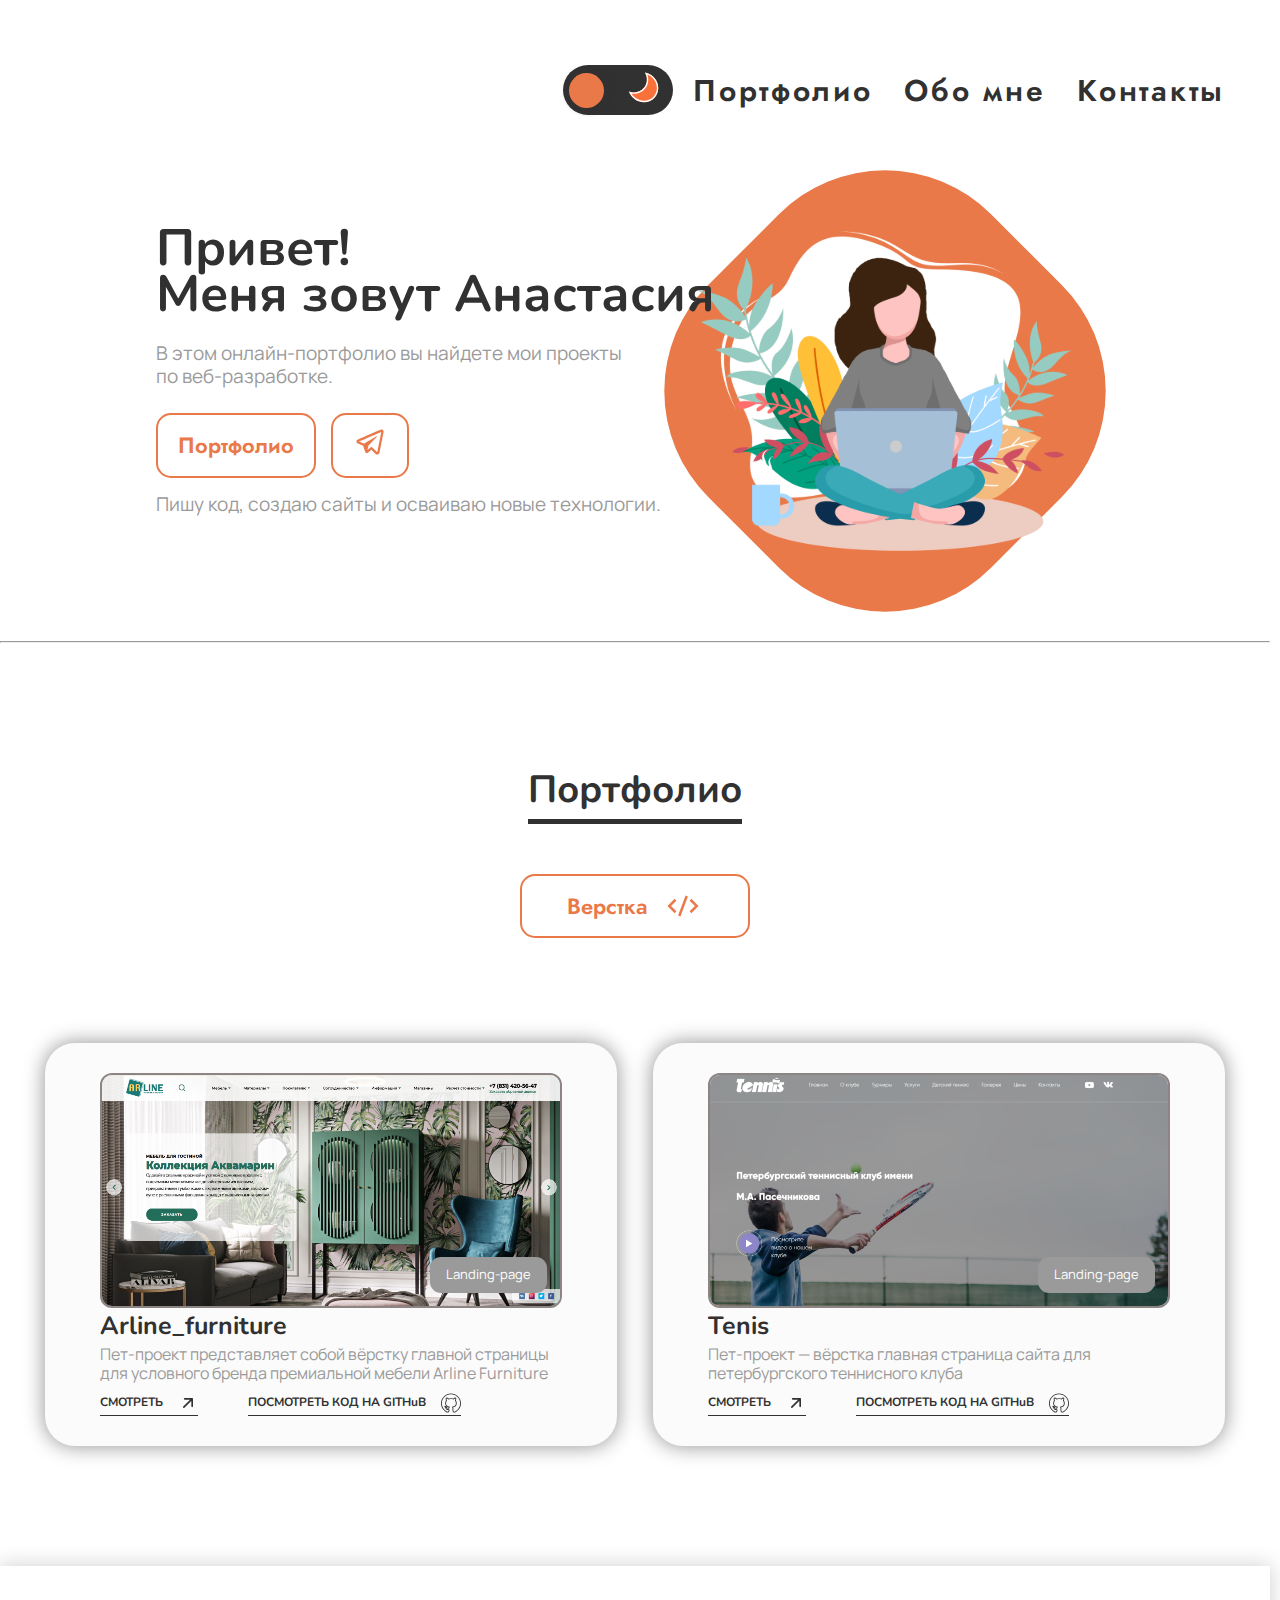
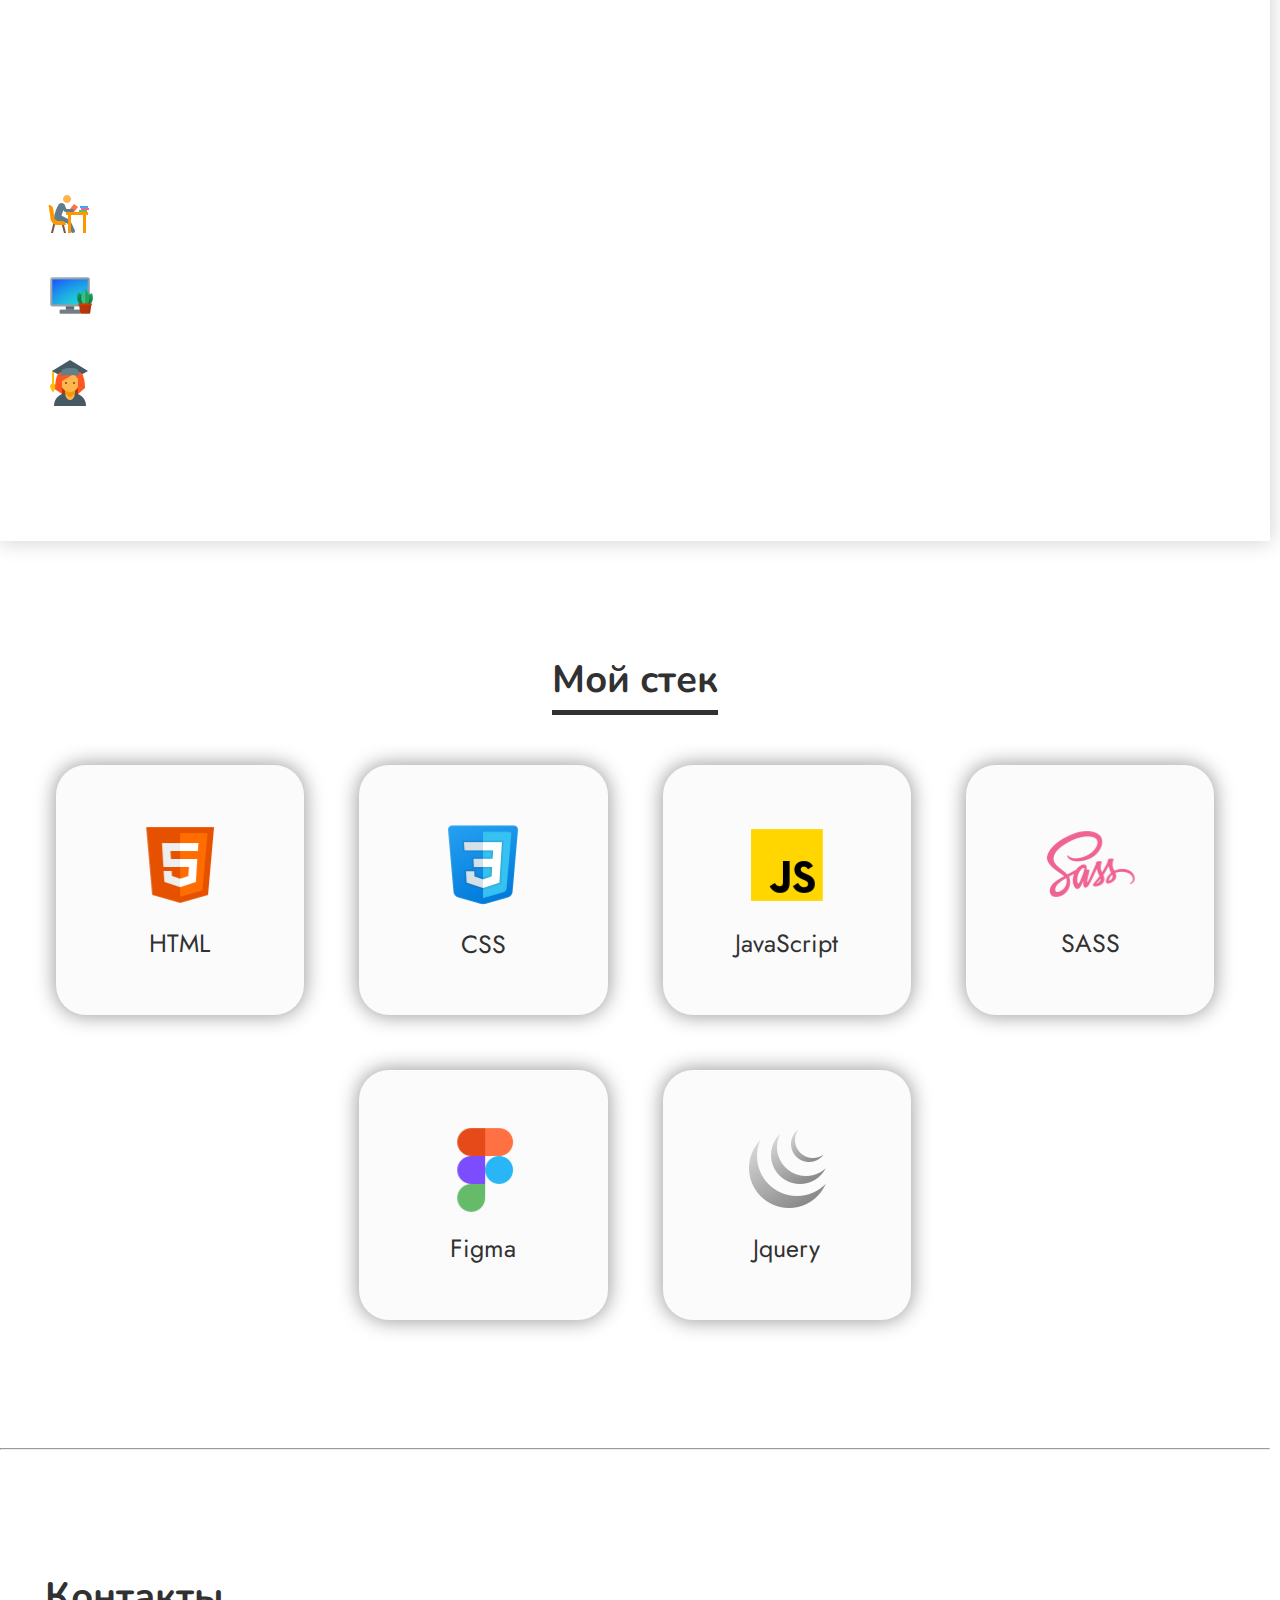
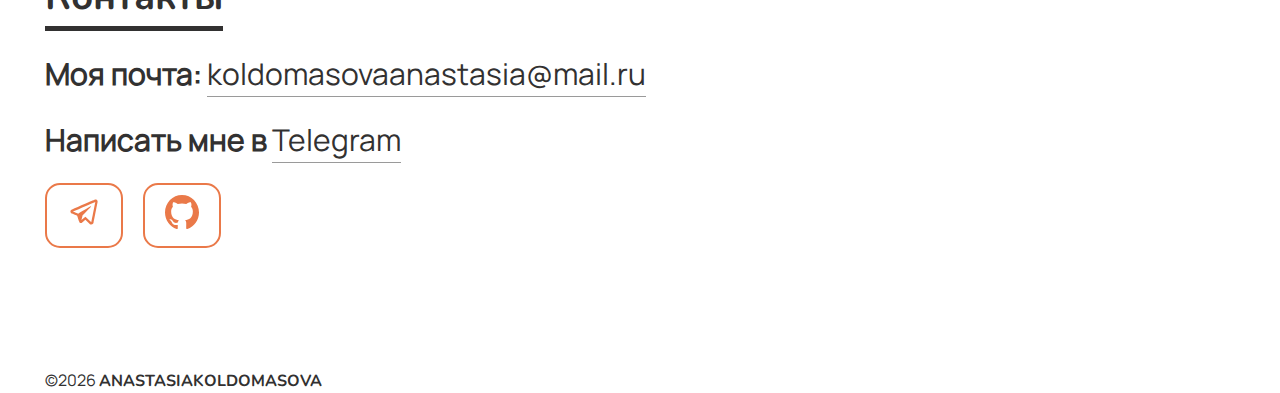
<file: index.html>
<!DOCTYPE html>
<html lang="ru" class="dark">
<head>
    <meta charset="UTF-8">
    <meta name="viewport" content="width=device-width, initial-scale=1.0">
    <link rel="stylesheet" href="style.css">
    <link rel="stylesheet" href="media.css">
    <title>Портфолио||Koldomasova</title>
</head>
<body>
    <div class="wrapper">
        <div class="header_menu container">
            <!-- toggle -->
            <div class="toggle">
                <button type="checkbox" class="toggle-input" id="toggle-input">
                    <img  class="icon-toggle icon-sun" id="icon icon-sun" src="icons/sun.svg" alt="">
                    <span class="icons-ball" id="icons-ball"></span>
                    <img  class="icon-toggle icon-night" id="icon icon-night" src="icons/night.svg" alt=""> 
                </button>
            </div>
            <!-- toggle -->
            <ul class="header_menu_list">
                <li class="header_menu_item">
                    <a class="header_menu_link" data-link="work">Портфолио</a>
                </li>
                <li class="header_menu_item">
                    <a  class="header_menu_link" data-link="ubout">Обо мне</a>
                </li>
                <li class="header_menu_item">
                    <a  class="header_menu_link" data-link="contact" >Контакты</a>
                </li>
            </ul>
        </div>
        <main class="main">
            <section class="section_first container">
                <div class="main_first">
                    <div class="title_first_content">
                        <h1 class="title_firts">Привет! <br> Меня зовут Анастасия</h1>
                        <p class="title_subtitle">В этом онлайн-портфолио вы найдете мои проекты <br> по веб-разработке.</p>
                        <div class="button_first">
                            <button class="button button_project" id="button_project">Портфолио</button>
                            <button class="button button_tg button_icons">
                                <a href="https://t.me/anastasia_koldomasova" target="_blank" ><svg xmlns="http://www.w3.org/2000/svg" x="0px" y="0px" width="34" height="34" viewBox="0 0 30 30" class="icons icons_tg icons_tg_first" fill = "currentColor" >
                                    <path d="M 25.154297 3.984375 C 24.829241 3.998716 24.526384 4.0933979 24.259766 4.2011719 C 24.010014 4.3016357 23.055766 4.7109106 21.552734 5.3554688 C 20.048394 6.0005882 18.056479 6.855779 15.931641 7.7695312 C 11.681964 9.5970359 6.9042108 11.654169 4.4570312 12.707031 C 4.3650097 12.746607 4.0439208 12.849183 3.703125 13.115234 C 3.3623292 13.381286 3 13.932585 3 14.546875 C 3 15.042215 3.2360676 15.534319 3.5332031 15.828125 C 3.8303386 16.121931 4.144747 16.267067 4.4140625 16.376953 C 5.3912284 16.775666 8.4218473 18.015862 8.9941406 18.25 C 9.195546 18.866983 10.29249 22.222526 10.546875 23.044922 C 10.714568 23.587626 10.874198 23.927519 11.082031 24.197266 C 11.185948 24.332139 11.306743 24.45034 11.453125 24.542969 C 11.511635 24.579989 11.575789 24.608506 11.640625 24.634766 L 11.644531 24.636719 C 11.659471 24.642719 11.67235 24.652903 11.6875 24.658203 C 11.716082 24.668202 11.735202 24.669403 11.773438 24.677734 C 11.925762 24.726927 12.079549 24.757812 12.216797 24.757812 C 12.80196 24.757814 13.160156 24.435547 13.160156 24.435547 L 13.181641 24.419922 L 16.191406 21.816406 L 19.841797 25.269531 C 19.893193 25.342209 20.372542 26 21.429688 26 C 22.057386 26 22.555319 25.685026 22.875 25.349609 C 23.194681 25.014192 23.393848 24.661807 23.478516 24.21875 L 23.478516 24.216797 C 23.557706 23.798129 26.921875 6.5273437 26.921875 6.5273438 L 26.916016 6.5507812 C 27.014496 6.1012683 27.040303 5.6826405 26.931641 5.2695312 C 26.822973 4.8564222 26.536648 4.4608905 26.181641 4.2480469 C 25.826669 4.0352506 25.479353 3.9700339 25.154297 3.984375 z M 24.966797 6.0742188 C 24.961997 6.1034038 24.970391 6.0887279 24.962891 6.1230469 L 24.960938 6.1347656 L 24.958984 6.1464844 C 24.958984 6.1464844 21.636486 23.196371 21.513672 23.845703 C 21.522658 23.796665 21.481573 23.894167 21.439453 23.953125 C 21.379901 23.91208 21.257812 23.859375 21.257812 23.859375 L 21.238281 23.837891 L 16.251953 19.121094 L 12.726562 22.167969 L 13.775391 17.96875 C 13.775391 17.96875 20.331562 11.182109 20.726562 10.787109 C 21.044563 10.471109 21.111328 10.360953 21.111328 10.251953 C 21.111328 10.105953 21.035234 10 20.865234 10 C 20.712234 10 20.506484 10.14875 20.396484 10.21875 C 18.963383 11.132295 12.671823 14.799141 9.8515625 16.439453 C 9.4033769 16.256034 6.2896636 14.981472 5.234375 14.550781 C 5.242365 14.547281 5.2397349 14.548522 5.2480469 14.544922 C 7.6958673 13.491784 12.47163 11.434667 16.720703 9.6074219 C 18.84524 8.6937992 20.838669 7.8379587 22.341797 7.1933594 C 23.821781 6.5586849 24.850125 6.1218894 24.966797 6.0742188 z"></path>
                                    </svg></a>
                            </button>
                        </div>
                        <p class="title_subtitle">Пишу код, создаю сайты и осваиваю новые технологии.</p>
                    </div>
                    <div class="img_first_content">
                        <div class="img_first_bg">
                            <figure>
                                <img src="img/img_logo_first.svg" alt="image_logo" class="img_logo_first">
                            </figure>
                        </div>
                    </div>
                </div>
            </section>
            <hr class="line">
            <section class="section_project  section_mtop container">
                <div class="project_title title_text_center">
                    <h2 class="title_project title" id="work">Портфолио</h2>
                    <div class="project_button_block">
                        <button class="bt_project button" id="bt_project button_verst">Верстка
                            <svg width="40px" height="40px" viewBox="0 0 24 24" fill="none" xmlns="http://www.w3.org/2000/svg" class="icons icons_layout">
                                <g id="SVGRepo_bgCarrier" stroke-width="0"/>
                                <g id="SVGRepo_tracerCarrier" stroke-linecap="round" stroke-linejoin="round"/>
                                <g id="SVGRepo_iconCarrier"> <path fill-rule="evenodd" clip-rule="evenodd" d="M14.9523 6.2635L10.4523 18.2635L9.04784 17.7368L13.5478 5.73682L14.9523 6.2635ZM19.1894 12.0001L15.9698 8.78042L17.0304 7.71976L21.3108 12.0001L17.0304 16.2804L15.9698 15.2198L19.1894 12.0001ZM8.03032 15.2198L4.81065 12.0002L8.03032 8.78049L6.96966 7.71983L2.68933 12.0002L6.96966 16.2805L8.03032 15.2198Z" fill="#ffffff"/> </g>
                                </svg>
                        </button>
                        <!-- <button class="bt_project button" id="bt_project button_code">
                            Javascript
                            <?xml version="1.0" encoding="utf-8"?>
                            <svg width="30px" height="30px" viewBox="0 0 48 48" fill="none" xmlns="http://www.w3.org/2000/svg" class="icons icons_code">
                                <g id="SVGRepo_bgCarrier" stroke-width="0"/>
                                <g id="SVGRepo_tracerCarrier" stroke-linecap="round" stroke-linejoin="round"/>
                                <g id="SVGRepo_iconCarrier"> <path d="M16 4C14 4 11 5 11 9C11 13 11 15 11 18C11 21 6 23 6 23C6 23 11 25 11 28C11 31 11 35 11 39C11 43 14 44 16 44" stroke="#000000" stroke-width="4" stroke-linecap="round" stroke-linejoin="round"/> <path d="M32 4C34 4 37 5 37 9C37 13 37 15 37 18C37 21 42 23 42 23C42 23 37 25 37 28C37 31 37 35 37 39C37 43 34 44 32 44" stroke="#000000" stroke-width="4" stroke-linecap="round" stroke-linejoin="round"/> </g>
                                </svg>
                        </button> -->
                    </div>
                </div>
                <!-- project_cards_verst -->
                <div class="project_cards active" id="project_cards_verst">
                    <!-- card 1 -->
                    <article class="project_card card_box effect_card">
                        <figure class="img_card_figure">
                            <img src="img/arline_main.png" alt="" class="img_card">
                            <div class="baner_card_figure">
                                Landing-page
                            </div>
                        </figure>
                        <div class="img_card_info">
                            <h3 class="procject_title_card title_card">Arline_furniture</h3>
                            <p class="card_description">Пет-проект представляет собой вёрстку главной страницы для условного бренда премиальной мебели Arline Furniture</p>
                            <div class="card_info_button">
                                <a href="https://koldomasova.github.io/model-ARLIne--/" class="card_info_button_link title_card_line" target="_blank">СМОТРЕТЬ
                                    <svg width="20px" height="20px" viewBox="0 0 24 24" fill="none" xmlns="http://www.w3.org/2000/svg" class="icons icons_arrow">
                                        <g id="SVGRepo_bgCarrier" stroke-width="0"/>
                                        <g id="SVGRepo_tracerCarrier" stroke-linecap="round" stroke-linejoin="round"/>
                                        <g id="SVGRepo_iconCarrier"> <path d="M7 17L17 7M17 7H8M17 7V16" stroke="#000000" stroke-width="2" stroke-linecap="round" stroke-linejoin="round"/> </g>
                                    </svg>
                                </a>
                                <a href="https://github.com/Koldomasova/model-ARLIne--"  target="_blank" class="card_info_button_link title_card_line">ПОСМОТРЕТЬ  КОД НА GITHuB 
                                    <svg width="20px" height="20px" viewBox="0 0 24 24" fill="none" xmlns="http://www.w3.org/2000/svg" class="icons icons_gitHab">
                                        <g id="SVGRepo_bgCarrier" stroke-width="0"/>
                                        <g id="SVGRepo_tracerCarrier" stroke-linecap="round" stroke-linejoin="round"/>
                                        <g id="SVGRepo_iconCarrier">
                                         <path fill-rule="evenodd" clip-rule="evenodd" d="M12 1.54545C5.94479 1.54545 1.04348 6.42167 1.04348 12.4277C1.04348 16.8374 3.6861 20.6328 7.4903 22.3403C7.88799 22.5188 8.27744 22.4482 8.58123 22.2205C8.89257 21.9871 9.11323 21.5853 9.11323 21.1128V20.5426L7.75618 20.3588C7.74631 20.3575 7.73648 20.3559 7.72671 20.354C6.97768 20.2083 6.47304 19.9453 6.10316 19.5662C5.7917 19.247 5.60192 18.8646 5.44107 18.5405C5.42204 18.5022 5.40342 18.4647 5.38505 18.4282C5.18145 18.0236 5.03633 17.7364 4.89784 17.5171C4.76321 17.304 4.65787 17.1937 4.55411 17.1249C4.28955 16.9497 4.03631 16.6531 4.03631 16.2816C4.03631 16.0778 4.1185 15.8695 4.29663 15.722C4.46448 15.583 4.66637 15.5395 4.84185 15.5395C5.06432 15.5395 5.27305 15.6076 5.44732 15.6858C5.6254 15.7657 5.80173 15.8721 5.96683 15.9821C6.36867 16.25 6.76495 16.5675 7.10004 16.9576C7.44896 17.3638 7.69554 17.6224 8.06841 17.6753C8.37359 17.7186 8.68574 17.7199 8.92914 17.7088C8.93981 17.651 8.95288 17.5898 8.96889 17.5263C8.99766 17.4123 9.03798 17.2829 9.09513 17.149C8.81903 17.0842 8.51955 16.9997 8.21846 16.8929C7.56371 16.6607 6.83548 16.3005 6.34535 15.7526C5.80695 15.1508 5.47376 14.6145 5.28766 13.9858C5.10653 13.3739 5.07692 12.7113 5.07692 11.8945C5.07692 10.6456 5.61813 9.59213 6.02356 9.03344C5.89031 8.60808 5.7509 8.05573 5.68912 7.53172C5.65119 7.20991 5.63878 6.86932 5.68999 6.56435C5.73929 6.27079 5.86521 5.91105 6.19386 5.69335C6.51135 5.48304 6.88251 5.49165 7.17256 5.54637C7.47424 5.60328 7.78715 5.72824 8.07491 5.87064C8.5435 6.10253 9.00981 6.41322 9.35917 6.67557C9.96146 6.49867 11.0262 6.27125 11.9886 6.25009C11.9962 6.24993 12.0038 6.24993 12.0114 6.25009C12.9746 6.27127 13.9923 6.49865 14.5789 6.67472C14.9281 6.41255 15.3939 6.10228 15.862 5.87064C16.1498 5.72824 16.4627 5.60328 16.7644 5.54637C17.0544 5.49165 17.4256 5.48304 17.7431 5.69335C18.0717 5.91105 18.1976 6.27079 18.2469 6.56435C18.2981 6.86932 18.2857 7.20991 18.2478 7.53172C18.186 8.05573 18.0466 8.60808 17.9134 9.03344C18.3188 9.59213 18.86 10.6456 18.86 11.8945C18.86 12.7113 18.8304 13.3739 18.6493 13.9858C18.4632 14.6145 18.13 15.1508 17.5916 15.7526C17.1015 16.3005 16.3732 16.6607 15.7185 16.8929C15.3488 17.024 14.9816 17.1215 14.6571 17.1902C14.78 17.562 14.8237 17.863 14.8237 18.0357V21.1255C14.8237 21.5964 15.043 21.9975 15.3532 22.2314C15.656 22.4598 16.0446 22.5319 16.4424 22.3567C20.2814 20.6648 22.9565 16.8603 22.9565 12.4277C22.9565 6.42167 18.0552 1.54545 12 1.54545ZM9.47621 18.7103C9.21695 18.7474 9.47471 18.7106 9.47471 18.7106L9.47202 18.7109L9.46363 18.7121L9.43515 18.7157C9.41116 18.7187 9.37728 18.7227 9.33492 18.727C9.25033 18.7356 9.13113 18.7458 8.98854 18.7526C8.70624 18.766 8.31904 18.7667 7.92203 18.7104C7.13052 18.598 6.65046 18.0378 6.33885 17.6742C6.32876 17.6624 6.31886 17.6509 6.30913 17.6395C6.20907 17.523 6.09953 17.4125 5.98201 17.307C6.08533 17.4975 6.19176 17.709 6.3068 17.9376L6.31681 17.9575C6.33465 17.993 6.35183 18.0273 6.36849 18.0605C6.54298 18.4089 6.65892 18.6403 6.8493 18.8354C7.03478 19.0255 7.32532 19.2089 7.91124 19.3249L9.70488 19.5678C9.96366 19.6029 10.1567 19.8242 10.1567 20.0858V21.1128C10.1567 21.9133 9.78216 22.6259 9.2064 23.0575C8.62309 23.4948 7.83355 23.64 7.06368 23.2944C2.90196 21.4265 0 17.2686 0 12.4277C0 5.83613 5.37667 0.5 12 0.5C18.6233 0.5 24 5.83613 24 12.4277C24 17.2954 21.0612 21.4633 16.8625 23.3136C16.0929 23.6528 15.3063 23.5045 14.7257 23.0667C14.1525 22.6344 13.7802 21.9234 13.7802 21.1255V18.0357C13.7802 17.9657 13.7313 17.5614 13.4577 17.0177C13.3807 16.8647 13.3834 16.6837 13.4649 16.5331C13.5465 16.3826 13.6965 16.2816 13.8664 16.2628C14.2086 16.225 14.787 16.1142 15.3703 15.9074C15.9643 15.6967 16.4974 15.4094 16.8145 15.0549C17.2852 14.5287 17.5196 14.1251 17.6489 13.6885C17.7831 13.2351 17.8165 12.7071 17.8165 11.8945C17.8165 10.7538 17.2169 9.79498 16.9407 9.48618C16.8134 9.34393 16.7737 9.14346 16.8372 8.96333C16.9762 8.56877 17.147 7.95628 17.2115 7.4091C17.244 7.13351 17.2458 6.90386 17.2179 6.7378C17.1992 6.6261 17.1738 6.57992 17.1641 6.56531C17.1461 6.56043 17.087 6.54932 16.9575 6.57376C16.7872 6.60589 16.5703 6.68615 16.3241 6.80799C15.8345 7.05026 15.3246 7.40853 15.0077 7.66438C14.8659 7.77889 14.6747 7.81099 14.5034 7.74908C14.1011 7.60372 13.0026 7.31957 12 7.29555C10.9929 7.31966 9.8314 7.60534 9.43357 7.74908C9.26222 7.81099 9.07104 7.77889 8.92921 7.66438C8.6123 7.40853 8.1024 7.05026 7.61281 6.80799C7.3666 6.68615 7.14974 6.60589 6.97947 6.57376C6.84991 6.54932 6.79082 6.56043 6.77288 6.56531C6.76313 6.57992 6.73777 6.6261 6.71901 6.7378C6.69113 6.90386 6.69291 7.13351 6.7254 7.4091C6.7899 7.95628 6.96075 8.56877 7.09974 8.96333C7.16319 9.14346 7.12352 9.34393 6.99626 9.48618C6.72 9.79498 6.1204 10.7538 6.1204 11.8945C6.1204 12.7071 6.15386 13.2351 6.28807 13.6885C6.4173 14.1251 6.65172 14.5287 7.1224 15.0549C7.43953 15.4094 7.97265 15.6967 8.56664 15.9074C9.14989 16.1142 9.72837 16.225 10.0705 16.2628C10.2856 16.2865 10.4637 16.4408 10.5182 16.6505C10.5728 16.8602 10.4925 17.082 10.3165 17.2079C10.1511 17.3261 10.0423 17.5378 9.98056 17.7825C9.95142 17.898 9.93711 18.0043 9.93027 18.0813C9.92688 18.1194 9.92543 18.1492 9.92481 18.1679L9.92437 18.1869C9.92729 18.4492 9.73547 18.6733 9.47621 18.7103Z" fill="#000000"/> </g>
                                    </svg>
                                </a>
                            </div>
                        </div>
                    </article>
                    <!--card 2  -->
                    <article class="project_card card_box effect_card">
                        <figure class="img_card_figure">
                            <img src="img/main-imgTenis.png" alt="" class="img_card">
                            <div class="baner_card_figure">
                                Landing-page
                            </div>
                        </figure>
                        <div class="img_card_info">
                            <h3 class="procject_title_card title_card">Tenis</h3>
                            <p class="card_description">Пет-проект — вёрстка  главная страница сайта для петербургского теннисного клуба</p>
                            <div class="card_info_button">
                                <a href="https://koldomasova.github.io/pet-project_Tenis/#" class="card_info_button_link title_card_line" target="_blank">СМОТРЕТЬ
                                    <svg width="20px" height="20px" viewBox="0 0 24 24" fill="none" xmlns="http://www.w3.org/2000/svg" class="icons icons_arrow">
                                        <g id="SVGRepo_bgCarrier" stroke-width="0"/>
                                        <g id="SVGRepo_tracerCarrier" stroke-linecap="round" stroke-linejoin="round"/>
                                        <g id="SVGRepo_iconCarrier"> <path d="M7 17L17 7M17 7H8M17 7V16" stroke="#000000" stroke-width="2" stroke-linecap="round" stroke-linejoin="round"/> </g>
                                    </svg>
                                </a>
                                <a href="https://github.com/Koldomasova/pet-project_Tenis"  target="_blank" class="card_info_button_link title_card_line">ПОСМОТРЕТЬ  КОД НА GITHuB 
                                    <svg width="20px" height="20px" viewBox="0 0 24 24" fill="none" xmlns="http://www.w3.org/2000/svg" class="icons icons_gitHab">
                                        <g id="SVGRepo_bgCarrier" stroke-width="0"/>
                                        <g id="SVGRepo_tracerCarrier" stroke-linecap="round" stroke-linejoin="round"/>
                                        <g id="SVGRepo_iconCarrier">
                                         <path fill-rule="evenodd" clip-rule="evenodd" d="M12 1.54545C5.94479 1.54545 1.04348 6.42167 1.04348 12.4277C1.04348 16.8374 3.6861 20.6328 7.4903 22.3403C7.88799 22.5188 8.27744 22.4482 8.58123 22.2205C8.89257 21.9871 9.11323 21.5853 9.11323 21.1128V20.5426L7.75618 20.3588C7.74631 20.3575 7.73648 20.3559 7.72671 20.354C6.97768 20.2083 6.47304 19.9453 6.10316 19.5662C5.7917 19.247 5.60192 18.8646 5.44107 18.5405C5.42204 18.5022 5.40342 18.4647 5.38505 18.4282C5.18145 18.0236 5.03633 17.7364 4.89784 17.5171C4.76321 17.304 4.65787 17.1937 4.55411 17.1249C4.28955 16.9497 4.03631 16.6531 4.03631 16.2816C4.03631 16.0778 4.1185 15.8695 4.29663 15.722C4.46448 15.583 4.66637 15.5395 4.84185 15.5395C5.06432 15.5395 5.27305 15.6076 5.44732 15.6858C5.6254 15.7657 5.80173 15.8721 5.96683 15.9821C6.36867 16.25 6.76495 16.5675 7.10004 16.9576C7.44896 17.3638 7.69554 17.6224 8.06841 17.6753C8.37359 17.7186 8.68574 17.7199 8.92914 17.7088C8.93981 17.651 8.95288 17.5898 8.96889 17.5263C8.99766 17.4123 9.03798 17.2829 9.09513 17.149C8.81903 17.0842 8.51955 16.9997 8.21846 16.8929C7.56371 16.6607 6.83548 16.3005 6.34535 15.7526C5.80695 15.1508 5.47376 14.6145 5.28766 13.9858C5.10653 13.3739 5.07692 12.7113 5.07692 11.8945C5.07692 10.6456 5.61813 9.59213 6.02356 9.03344C5.89031 8.60808 5.7509 8.05573 5.68912 7.53172C5.65119 7.20991 5.63878 6.86932 5.68999 6.56435C5.73929 6.27079 5.86521 5.91105 6.19386 5.69335C6.51135 5.48304 6.88251 5.49165 7.17256 5.54637C7.47424 5.60328 7.78715 5.72824 8.07491 5.87064C8.5435 6.10253 9.00981 6.41322 9.35917 6.67557C9.96146 6.49867 11.0262 6.27125 11.9886 6.25009C11.9962 6.24993 12.0038 6.24993 12.0114 6.25009C12.9746 6.27127 13.9923 6.49865 14.5789 6.67472C14.9281 6.41255 15.3939 6.10228 15.862 5.87064C16.1498 5.72824 16.4627 5.60328 16.7644 5.54637C17.0544 5.49165 17.4256 5.48304 17.7431 5.69335C18.0717 5.91105 18.1976 6.27079 18.2469 6.56435C18.2981 6.86932 18.2857 7.20991 18.2478 7.53172C18.186 8.05573 18.0466 8.60808 17.9134 9.03344C18.3188 9.59213 18.86 10.6456 18.86 11.8945C18.86 12.7113 18.8304 13.3739 18.6493 13.9858C18.4632 14.6145 18.13 15.1508 17.5916 15.7526C17.1015 16.3005 16.3732 16.6607 15.7185 16.8929C15.3488 17.024 14.9816 17.1215 14.6571 17.1902C14.78 17.562 14.8237 17.863 14.8237 18.0357V21.1255C14.8237 21.5964 15.043 21.9975 15.3532 22.2314C15.656 22.4598 16.0446 22.5319 16.4424 22.3567C20.2814 20.6648 22.9565 16.8603 22.9565 12.4277C22.9565 6.42167 18.0552 1.54545 12 1.54545ZM9.47621 18.7103C9.21695 18.7474 9.47471 18.7106 9.47471 18.7106L9.47202 18.7109L9.46363 18.7121L9.43515 18.7157C9.41116 18.7187 9.37728 18.7227 9.33492 18.727C9.25033 18.7356 9.13113 18.7458 8.98854 18.7526C8.70624 18.766 8.31904 18.7667 7.92203 18.7104C7.13052 18.598 6.65046 18.0378 6.33885 17.6742C6.32876 17.6624 6.31886 17.6509 6.30913 17.6395C6.20907 17.523 6.09953 17.4125 5.98201 17.307C6.08533 17.4975 6.19176 17.709 6.3068 17.9376L6.31681 17.9575C6.33465 17.993 6.35183 18.0273 6.36849 18.0605C6.54298 18.4089 6.65892 18.6403 6.8493 18.8354C7.03478 19.0255 7.32532 19.2089 7.91124 19.3249L9.70488 19.5678C9.96366 19.6029 10.1567 19.8242 10.1567 20.0858V21.1128C10.1567 21.9133 9.78216 22.6259 9.2064 23.0575C8.62309 23.4948 7.83355 23.64 7.06368 23.2944C2.90196 21.4265 0 17.2686 0 12.4277C0 5.83613 5.37667 0.5 12 0.5C18.6233 0.5 24 5.83613 24 12.4277C24 17.2954 21.0612 21.4633 16.8625 23.3136C16.0929 23.6528 15.3063 23.5045 14.7257 23.0667C14.1525 22.6344 13.7802 21.9234 13.7802 21.1255V18.0357C13.7802 17.9657 13.7313 17.5614 13.4577 17.0177C13.3807 16.8647 13.3834 16.6837 13.4649 16.5331C13.5465 16.3826 13.6965 16.2816 13.8664 16.2628C14.2086 16.225 14.787 16.1142 15.3703 15.9074C15.9643 15.6967 16.4974 15.4094 16.8145 15.0549C17.2852 14.5287 17.5196 14.1251 17.6489 13.6885C17.7831 13.2351 17.8165 12.7071 17.8165 11.8945C17.8165 10.7538 17.2169 9.79498 16.9407 9.48618C16.8134 9.34393 16.7737 9.14346 16.8372 8.96333C16.9762 8.56877 17.147 7.95628 17.2115 7.4091C17.244 7.13351 17.2458 6.90386 17.2179 6.7378C17.1992 6.6261 17.1738 6.57992 17.1641 6.56531C17.1461 6.56043 17.087 6.54932 16.9575 6.57376C16.7872 6.60589 16.5703 6.68615 16.3241 6.80799C15.8345 7.05026 15.3246 7.40853 15.0077 7.66438C14.8659 7.77889 14.6747 7.81099 14.5034 7.74908C14.1011 7.60372 13.0026 7.31957 12 7.29555C10.9929 7.31966 9.8314 7.60534 9.43357 7.74908C9.26222 7.81099 9.07104 7.77889 8.92921 7.66438C8.6123 7.40853 8.1024 7.05026 7.61281 6.80799C7.3666 6.68615 7.14974 6.60589 6.97947 6.57376C6.84991 6.54932 6.79082 6.56043 6.77288 6.56531C6.76313 6.57992 6.73777 6.6261 6.71901 6.7378C6.69113 6.90386 6.69291 7.13351 6.7254 7.4091C6.7899 7.95628 6.96075 8.56877 7.09974 8.96333C7.16319 9.14346 7.12352 9.34393 6.99626 9.48618C6.72 9.79498 6.1204 10.7538 6.1204 11.8945C6.1204 12.7071 6.15386 13.2351 6.28807 13.6885C6.4173 14.1251 6.65172 14.5287 7.1224 15.0549C7.43953 15.4094 7.97265 15.6967 8.56664 15.9074C9.14989 16.1142 9.72837 16.225 10.0705 16.2628C10.2856 16.2865 10.4637 16.4408 10.5182 16.6505C10.5728 16.8602 10.4925 17.082 10.3165 17.2079C10.1511 17.3261 10.0423 17.5378 9.98056 17.7825C9.95142 17.898 9.93711 18.0043 9.93027 18.0813C9.92688 18.1194 9.92543 18.1492 9.92481 18.1679L9.92437 18.1869C9.92729 18.4492 9.73547 18.6733 9.47621 18.7103Z" fill="#000000"/> </g>
                                    </svg>
                                </a>
                            </div>
                        </div>
                    </article>
                </div>
                <!-- project_cards_code -->
                <!-- <div class="project_cards" id="project_cards_code"> -->
                    <!-- card 1 -->
                    <!-- <article class="project_card card_box effect_card">
                        <figure class="img_card_figure">
                            <img src="img/arline_main.png" alt="" class="img_card">
                            <div class="baner_card_figure">
                                Landing-page
                            </div>
                        </figure>
                        <div class="img_card_info">
                            <h3 class="procject_title_card title_card">Название макета</h3>
                            <p class="card_description">Описание</p>
                            <div class="card_info_button">
                                <a href="#" class="card_info_button_link title_card_line">СМОТРЕТЬ
                                    <svg width="20px" height="20px" viewBox="0 0 24 24" fill="none" xmlns="http://www.w3.org/2000/svg" class="icons icons_arrow">
                                        <g id="SVGRepo_bgCarrier" stroke-width="0"/>
                                        <g id="SVGRepo_tracerCarrier" stroke-linecap="round" stroke-linejoin="round"/>
                                        <g id="SVGRepo_iconCarrier"> <path d="M7 17L17 7M17 7H8M17 7V16" stroke="#000000" stroke-width="2" stroke-linecap="round" stroke-linejoin="round"/> </g>
                                    </svg>
                                </a>
                                <a href="https://github.com/Koldomasova"  target="_blank" class="card_info_button_link title_card_line">ПОСМОТРЕТЬ  КОД НА GITHuB 
                                    <svg width="20px" height="20px" viewBox="0 0 24 24" fill="none" xmlns="http://www.w3.org/2000/svg" class="icons icons_gitHab">
                                        <g id="SVGRepo_bgCarrier" stroke-width="0"/>
                                        <g id="SVGRepo_tracerCarrier" stroke-linecap="round" stroke-linejoin="round"/>
                                        <g id="SVGRepo_iconCarrier">
                                         <path fill-rule="evenodd" clip-rule="evenodd" d="M12 1.54545C5.94479 1.54545 1.04348 6.42167 1.04348 12.4277C1.04348 16.8374 3.6861 20.6328 7.4903 22.3403C7.88799 22.5188 8.27744 22.4482 8.58123 22.2205C8.89257 21.9871 9.11323 21.5853 9.11323 21.1128V20.5426L7.75618 20.3588C7.74631 20.3575 7.73648 20.3559 7.72671 20.354C6.97768 20.2083 6.47304 19.9453 6.10316 19.5662C5.7917 19.247 5.60192 18.8646 5.44107 18.5405C5.42204 18.5022 5.40342 18.4647 5.38505 18.4282C5.18145 18.0236 5.03633 17.7364 4.89784 17.5171C4.76321 17.304 4.65787 17.1937 4.55411 17.1249C4.28955 16.9497 4.03631 16.6531 4.03631 16.2816C4.03631 16.0778 4.1185 15.8695 4.29663 15.722C4.46448 15.583 4.66637 15.5395 4.84185 15.5395C5.06432 15.5395 5.27305 15.6076 5.44732 15.6858C5.6254 15.7657 5.80173 15.8721 5.96683 15.9821C6.36867 16.25 6.76495 16.5675 7.10004 16.9576C7.44896 17.3638 7.69554 17.6224 8.06841 17.6753C8.37359 17.7186 8.68574 17.7199 8.92914 17.7088C8.93981 17.651 8.95288 17.5898 8.96889 17.5263C8.99766 17.4123 9.03798 17.2829 9.09513 17.149C8.81903 17.0842 8.51955 16.9997 8.21846 16.8929C7.56371 16.6607 6.83548 16.3005 6.34535 15.7526C5.80695 15.1508 5.47376 14.6145 5.28766 13.9858C5.10653 13.3739 5.07692 12.7113 5.07692 11.8945C5.07692 10.6456 5.61813 9.59213 6.02356 9.03344C5.89031 8.60808 5.7509 8.05573 5.68912 7.53172C5.65119 7.20991 5.63878 6.86932 5.68999 6.56435C5.73929 6.27079 5.86521 5.91105 6.19386 5.69335C6.51135 5.48304 6.88251 5.49165 7.17256 5.54637C7.47424 5.60328 7.78715 5.72824 8.07491 5.87064C8.5435 6.10253 9.00981 6.41322 9.35917 6.67557C9.96146 6.49867 11.0262 6.27125 11.9886 6.25009C11.9962 6.24993 12.0038 6.24993 12.0114 6.25009C12.9746 6.27127 13.9923 6.49865 14.5789 6.67472C14.9281 6.41255 15.3939 6.10228 15.862 5.87064C16.1498 5.72824 16.4627 5.60328 16.7644 5.54637C17.0544 5.49165 17.4256 5.48304 17.7431 5.69335C18.0717 5.91105 18.1976 6.27079 18.2469 6.56435C18.2981 6.86932 18.2857 7.20991 18.2478 7.53172C18.186 8.05573 18.0466 8.60808 17.9134 9.03344C18.3188 9.59213 18.86 10.6456 18.86 11.8945C18.86 12.7113 18.8304 13.3739 18.6493 13.9858C18.4632 14.6145 18.13 15.1508 17.5916 15.7526C17.1015 16.3005 16.3732 16.6607 15.7185 16.8929C15.3488 17.024 14.9816 17.1215 14.6571 17.1902C14.78 17.562 14.8237 17.863 14.8237 18.0357V21.1255C14.8237 21.5964 15.043 21.9975 15.3532 22.2314C15.656 22.4598 16.0446 22.5319 16.4424 22.3567C20.2814 20.6648 22.9565 16.8603 22.9565 12.4277C22.9565 6.42167 18.0552 1.54545 12 1.54545ZM9.47621 18.7103C9.21695 18.7474 9.47471 18.7106 9.47471 18.7106L9.47202 18.7109L9.46363 18.7121L9.43515 18.7157C9.41116 18.7187 9.37728 18.7227 9.33492 18.727C9.25033 18.7356 9.13113 18.7458 8.98854 18.7526C8.70624 18.766 8.31904 18.7667 7.92203 18.7104C7.13052 18.598 6.65046 18.0378 6.33885 17.6742C6.32876 17.6624 6.31886 17.6509 6.30913 17.6395C6.20907 17.523 6.09953 17.4125 5.98201 17.307C6.08533 17.4975 6.19176 17.709 6.3068 17.9376L6.31681 17.9575C6.33465 17.993 6.35183 18.0273 6.36849 18.0605C6.54298 18.4089 6.65892 18.6403 6.8493 18.8354C7.03478 19.0255 7.32532 19.2089 7.91124 19.3249L9.70488 19.5678C9.96366 19.6029 10.1567 19.8242 10.1567 20.0858V21.1128C10.1567 21.9133 9.78216 22.6259 9.2064 23.0575C8.62309 23.4948 7.83355 23.64 7.06368 23.2944C2.90196 21.4265 0 17.2686 0 12.4277C0 5.83613 5.37667 0.5 12 0.5C18.6233 0.5 24 5.83613 24 12.4277C24 17.2954 21.0612 21.4633 16.8625 23.3136C16.0929 23.6528 15.3063 23.5045 14.7257 23.0667C14.1525 22.6344 13.7802 21.9234 13.7802 21.1255V18.0357C13.7802 17.9657 13.7313 17.5614 13.4577 17.0177C13.3807 16.8647 13.3834 16.6837 13.4649 16.5331C13.5465 16.3826 13.6965 16.2816 13.8664 16.2628C14.2086 16.225 14.787 16.1142 15.3703 15.9074C15.9643 15.6967 16.4974 15.4094 16.8145 15.0549C17.2852 14.5287 17.5196 14.1251 17.6489 13.6885C17.7831 13.2351 17.8165 12.7071 17.8165 11.8945C17.8165 10.7538 17.2169 9.79498 16.9407 9.48618C16.8134 9.34393 16.7737 9.14346 16.8372 8.96333C16.9762 8.56877 17.147 7.95628 17.2115 7.4091C17.244 7.13351 17.2458 6.90386 17.2179 6.7378C17.1992 6.6261 17.1738 6.57992 17.1641 6.56531C17.1461 6.56043 17.087 6.54932 16.9575 6.57376C16.7872 6.60589 16.5703 6.68615 16.3241 6.80799C15.8345 7.05026 15.3246 7.40853 15.0077 7.66438C14.8659 7.77889 14.6747 7.81099 14.5034 7.74908C14.1011 7.60372 13.0026 7.31957 12 7.29555C10.9929 7.31966 9.8314 7.60534 9.43357 7.74908C9.26222 7.81099 9.07104 7.77889 8.92921 7.66438C8.6123 7.40853 8.1024 7.05026 7.61281 6.80799C7.3666 6.68615 7.14974 6.60589 6.97947 6.57376C6.84991 6.54932 6.79082 6.56043 6.77288 6.56531C6.76313 6.57992 6.73777 6.6261 6.71901 6.7378C6.69113 6.90386 6.69291 7.13351 6.7254 7.4091C6.7899 7.95628 6.96075 8.56877 7.09974 8.96333C7.16319 9.14346 7.12352 9.34393 6.99626 9.48618C6.72 9.79498 6.1204 10.7538 6.1204 11.8945C6.1204 12.7071 6.15386 13.2351 6.28807 13.6885C6.4173 14.1251 6.65172 14.5287 7.1224 15.0549C7.43953 15.4094 7.97265 15.6967 8.56664 15.9074C9.14989 16.1142 9.72837 16.225 10.0705 16.2628C10.2856 16.2865 10.4637 16.4408 10.5182 16.6505C10.5728 16.8602 10.4925 17.082 10.3165 17.2079C10.1511 17.3261 10.0423 17.5378 9.98056 17.7825C9.95142 17.898 9.93711 18.0043 9.93027 18.0813C9.92688 18.1194 9.92543 18.1492 9.92481 18.1679L9.92437 18.1869C9.92729 18.4492 9.73547 18.6733 9.47621 18.7103Z" fill="#000000"/> </g>
                                    </svg>
                                </a>
                            </div>
                        </div>
                    </article> -->
                </div>
            </section>

            <section class="section_about_my section_mtop">
                    <div class="section_about_my_wrapper title_text_center container">
                        <div class="section_about_tile">
                            <h2 class="about_my title" id ="ubout">Обо мне</h2>
                        </div>
                        <div class="section_about_info">
                            <p class="ab_my_icons text_block me">HTML-верстальщик, увлеченный созданием удобных и доступных веб-сайтов. Стремлюсь к профессиональному росту и развитию как полноценный фронтенд-разработчик.</p>
                            <p class="ab_my_icons text_block info">В своей работе я всегда уделяю большое внимание адаптивности и кроссбраузерности.<br> С использованием JavaScript (основы DOM, обработка событий, jQuery) верстка оживает и становится интерактивной.</p>
                            <p class="ab_my_icons text_block learning">Для ускорения процесса и создания структурированного кода я использую препроцессор SASS. <br> Сейчас активно расширяю свои знания JavaScript, чтобы создавать еще более интересные и функциональные веб-приложения.</p>
                        </div>
                    </div>
            </section>
            <section class="section_my_skills container title_text_center section_mtop">
                <h2 class="title_text_center my_skills title">Мой стек</h2>
                <div class="my_skills_boxs">
                    <!-- HTML -->
                    <div class="box effect_card card_box">
                        <div class="icon icon_box">
                            <img src="icons/icons_box_html.svg" alt="HTML">
                        </div>
                        <span class=" text text_box">
                            HTML
                        </span>
                    </div>
                    <!-- css -->
                    <div class="box effect_card card_box">
                        <div class="icon icon_box">
                            <img src="icons/icons8_box_css.svg" alt="CSS">
                        </div>
                        <span class=" text text_box">
                            CSS
                        </span>
                    </div>
                    <!-- JS -->
                    <div class="box effect_card card_box">
                        <div class="icon icon_box">
                            <img src="icons/icons8_JS_box.svg" alt="JavaScript">
                        </div>
                        <span class=" text text_box">
                            JavaScript
                        </span>
                    </div>
                    <!-- SASS -->
                    <div class="box effect_card card_box">
                        <div class="icon icon_box">
                            <img src="icons/icons8_SASS_box.svg" alt="SASS">
                        </div>
                        <span class=" text text_box">
                            SASS
                        </span>
                    </div>
                    <!--  FIGMA-->
                    <div class="box effect_card card_box">
                        <div class="icon icon_box">
                            <img src="icons/icons8_figma_box.svg" alt="figma">
                        </div>
                        <span class=" text text_box">
                            Figma
                        </span>
                    </div>
                    <!-- JQUERY -->
                    <div class="box effect_card card_box">
                        <div class="icon icon_box">
                            <img src="icons/icons8_jquery_box.svg" alt="jquery">
                        </div>
                        <span class=" text text_box">
                            Jquery
                        </span>
                    </div>
                    <!-- WP -->
                    <!-- <div class="box effect_card card_box">
                        <div class="icon icon_box">
                            <img src="icons/icons8_WP_box.svg" alt="Wordpress">
                        </div>
                        <span class=" text text_box">
                            Wordpress
                        </span>
                    </div> -->
                </div>
            </section>
            <hr class="line">
            <footer class="section_contact container section_mtop">
                 <div class="contact_block_left_info">
                        <h2 class="title_text_contact title_text_contact title" id="contact">Контакты</h2>
                        <!-- <p class="text">Пожалуйста, оставьте свои контактные данные и сообщение, чтобы я смогла  с Вами как можно скорее связаться.</p> -->
                        <div class="contact_mail contact_item">
                        <h4 class="title_contact title_contact_mail">Моя почта:</h4>
                            <span class="contact_mail contact_item"><a href="mailto:koldomasovaanastasia@mail.ru" class="maill span_contact" target="_blank" >koldomasovaanastasia@mail.ru</a></span>
                        </div>
                        <div class="cantact_tg contact_item">
                            <h4 class="title_contact title_contact_tg">Написать мне в </h4>
                                <span class="contact_tg contact_item"><a href="https://t.me/anastasia_koldomasova" target="_blank" class="contact_tg span_contact">Telegram</a></span>
                        </div>
                        <div class="contact_button_form">
                        <button class="button button_form button_form_tg button_icons">
                            <a href="https://t.me/anastasia_koldomasova"  target="_blank">
                                <svg xmlns="http://www.w3.org/2000/svg" x="0px" y="0px" width="34" height="34" viewBox="0 0 30 30" class="icons icons_tg">
                            <path d="M 25.154297 3.984375 C 24.829241 3.998716 24.526384 4.0933979 24.259766 4.2011719 C 24.010014 4.3016357 23.055766 4.7109106 21.552734 5.3554688 C 20.048394 6.0005882 18.056479 6.855779 15.931641 7.7695312 C 11.681964 9.5970359 6.9042108 11.654169 4.4570312 12.707031 C 4.3650097 12.746607 4.0439208 12.849183 3.703125 13.115234 C 3.3623292 13.381286 3 13.932585 3 14.546875 C 3 15.042215 3.2360676 15.534319 3.5332031 15.828125 C 3.8303386 16.121931 4.144747 16.267067 4.4140625 16.376953 C 5.3912284 16.775666 8.4218473 18.015862 8.9941406 18.25 C 9.195546 18.866983 10.29249 22.222526 10.546875 23.044922 C 10.714568 23.587626 10.874198 23.927519 11.082031 24.197266 C 11.185948 24.332139 11.306743 24.45034 11.453125 24.542969 C 11.511635 24.579989 11.575789 24.608506 11.640625 24.634766 L 11.644531 24.636719 C 11.659471 24.642719 11.67235 24.652903 11.6875 24.658203 C 11.716082 24.668202 11.735202 24.669403 11.773438 24.677734 C 11.925762 24.726927 12.079549 24.757812 12.216797 24.757812 C 12.80196 24.757814 13.160156 24.435547 13.160156 24.435547 L 13.181641 24.419922 L 16.191406 21.816406 L 19.841797 25.269531 C 19.893193 25.342209 20.372542 26 21.429688 26 C 22.057386 26 22.555319 25.685026 22.875 25.349609 C 23.194681 25.014192 23.393848 24.661807 23.478516 24.21875 L 23.478516 24.216797 C 23.557706 23.798129 26.921875 6.5273437 26.921875 6.5273438 L 26.916016 6.5507812 C 27.014496 6.1012683 27.040303 5.6826405 26.931641 5.2695312 C 26.822973 4.8564222 26.536648 4.4608905 26.181641 4.2480469 C 25.826669 4.0352506 25.479353 3.9700339 25.154297 3.984375 z M 24.966797 6.0742188 C 24.961997 6.1034038 24.970391 6.0887279 24.962891 6.1230469 L 24.960938 6.1347656 L 24.958984 6.1464844 C 24.958984 6.1464844 21.636486 23.196371 21.513672 23.845703 C 21.522658 23.796665 21.481573 23.894167 21.439453 23.953125 C 21.379901 23.91208 21.257812 23.859375 21.257812 23.859375 L 21.238281 23.837891 L 16.251953 19.121094 L 12.726562 22.167969 L 13.775391 17.96875 C 13.775391 17.96875 20.331562 11.182109 20.726562 10.787109 C 21.044563 10.471109 21.111328 10.360953 21.111328 10.251953 C 21.111328 10.105953 21.035234 10 20.865234 10 C 20.712234 10 20.506484 10.14875 20.396484 10.21875 C 18.963383 11.132295 12.671823 14.799141 9.8515625 16.439453 C 9.4033769 16.256034 6.2896636 14.981472 5.234375 14.550781 C 5.242365 14.547281 5.2397349 14.548522 5.2480469 14.544922 C 7.6958673 13.491784 12.47163 11.434667 16.720703 9.6074219 C 18.84524 8.6937992 20.838669 7.8379587 22.341797 7.1933594 C 23.821781 6.5586849 24.850125 6.1218894 24.966797 6.0742188 z"></path>
                            </svg>
                            </a>
                        </button>
                        <button class="button button_form button_form_gitHab button_icons">
                            <a href="https://github.com/Koldomasova" target="_blank"><svg width="34px" height="34px" viewBox="0 0 20 20" version="1.1" xmlns="http://www.w3.org/2000/svg" xmlns:xlink="http://www.w3.org/1999/xlink" class="icons icons_gitHab">
                            <g id="SVGRepo_bgCarrier" stroke-width="0"/>
                            <g id="SVGRepo_tracerCarrier" stroke-linecap="round" stroke-linejoin="round" stroke="none" stroke-width="1.24"/>
                            <g id="SVGRepo_iconCarrier"> <title></title> <desc>Created with Sketch.</desc> <defs> </defs> <g id="Page-1" stroke="none" stroke-width="1" fill="none" fill-rule="evenodd"> <g id="Dribbble-Light-Preview" transform="translate(-140.000000, -7559.000000)" fill="#000000"> <g id="icons" transform="translate(56.000000, 160.000000)"> <path d="M94,7399 C99.523,7399 104,7403.59 104,7409.253 C104,7413.782 101.138,7417.624 97.167,7418.981 C96.66,7419.082 96.48,7418.762 96.48,7418.489 C96.48,7418.151 96.492,7417.047 96.492,7415.675 C96.492,7414.719 96.172,7414.095 95.813,7413.777 C98.04,7413.523 100.38,7412.656 100.38,7408.718 C100.38,7407.598 99.992,7406.684 99.35,7405.966 C99.454,7405.707 99.797,7404.664 99.252,7403.252 C99.252,7403.252 98.414,7402.977 96.505,7404.303 C95.706,7404.076 94.85,7403.962 94,7403.958 C93.15,7403.962 92.295,7404.076 91.497,7404.303 C89.586,7402.977 88.746,7403.252 88.746,7403.252 C88.203,7404.664 88.546,7405.707 88.649,7405.966 C88.01,7406.684 87.619,7407.598 87.619,7408.718 C87.619,7412.646 89.954,7413.526 92.175,7413.785 C91.889,7414.041 91.63,7414.493 91.54,7415.156 C90.97,7415.418 89.522,7415.871 88.63,7414.304 C88.63,7414.304 88.101,7413.319 87.097,7413.247 C87.097,7413.247 86.122,7413.234 87.029,7413.87 C87.029,7413.87 87.684,7414.185 88.139,7415.37 C88.139,7415.37 88.726,7417.2 91.508,7416.58 C91.513,7417.437 91.522,7418.245 91.522,7418.489 C91.522,7418.76 91.338,7419.077 90.839,7418.982 C86.865,7417.627 84,7413.783 84,7409.253 C84,7403.59 88.478,7399 94,7399" id="github-[#142]"> </path> </g> </g> </g> </g>
                            </svg></a>
                        </button>
                        </div>
                 </div>
                 <!-- my_form -->
                 <!-- <div class="my_form"> -->
                    <!-- <form class="my_form_body"> -->
                        <!-- name -->
                        <!-- <label for="name" class="form_lab form_lab_fotter form_name">Имя</label> -->
                        <!-- <input type="text" id="user_name" class="form_input input user_name" name="name" required minlength="2" maxlength="20"> -->
                        <!-- tel -->
                        <!-- <label for="tel" class="form_lab form_lab_fotter form_tel" type="tel"  name ="phone" id="phone">Телефон</label> -->
                        <!-- <input class="form_input input form_tel" type="text" name ="tel" value> -->
                        <!-- Email -->
                        <!-- <label for="email" class="form_lab form_lab_fotter form_email" type="email" id="email">Email</label> -->
                        <!-- <input class="form_input input form_email" type="email" required multiple name="email"> -->
                        <!-- Ваш  вопрос -->
                        <!-- <label for="question" class="form_lab form_lab_fotter form_question" type="question" id="question">Ваш  вопрос</label> -->
                        <!-- <textarea id="question" name="question" class="form_input form_textarea"></textarea> -->
                        <!-- <button class="button button_title_first button_contact">написать</button> -->
                    <!-- </form> -->
                 <!-- </div> -->
                 
            </footer>
            <div class="footer-copyright container">
                &copy;<time datetime></time>     <a href="#">ANASTASIAKOLDOMASOVA</a>
            </div>
        </main>
        <button class="button_up button button_icons" id="button_up">
                <svg xmlns="http://www.w3.org/2000/svg" width="30" height="30" viewBox="0 0 24 24"><path fill="none" stroke="currentColor" stroke-linecap="round" stroke-linejoin="round" stroke-width="2" d="M12 20V4m-7 7l7-7l7 7"/></svg>
            </button>
    </div>
    <script src="script.js"></script>
</body>
</html>
</file>
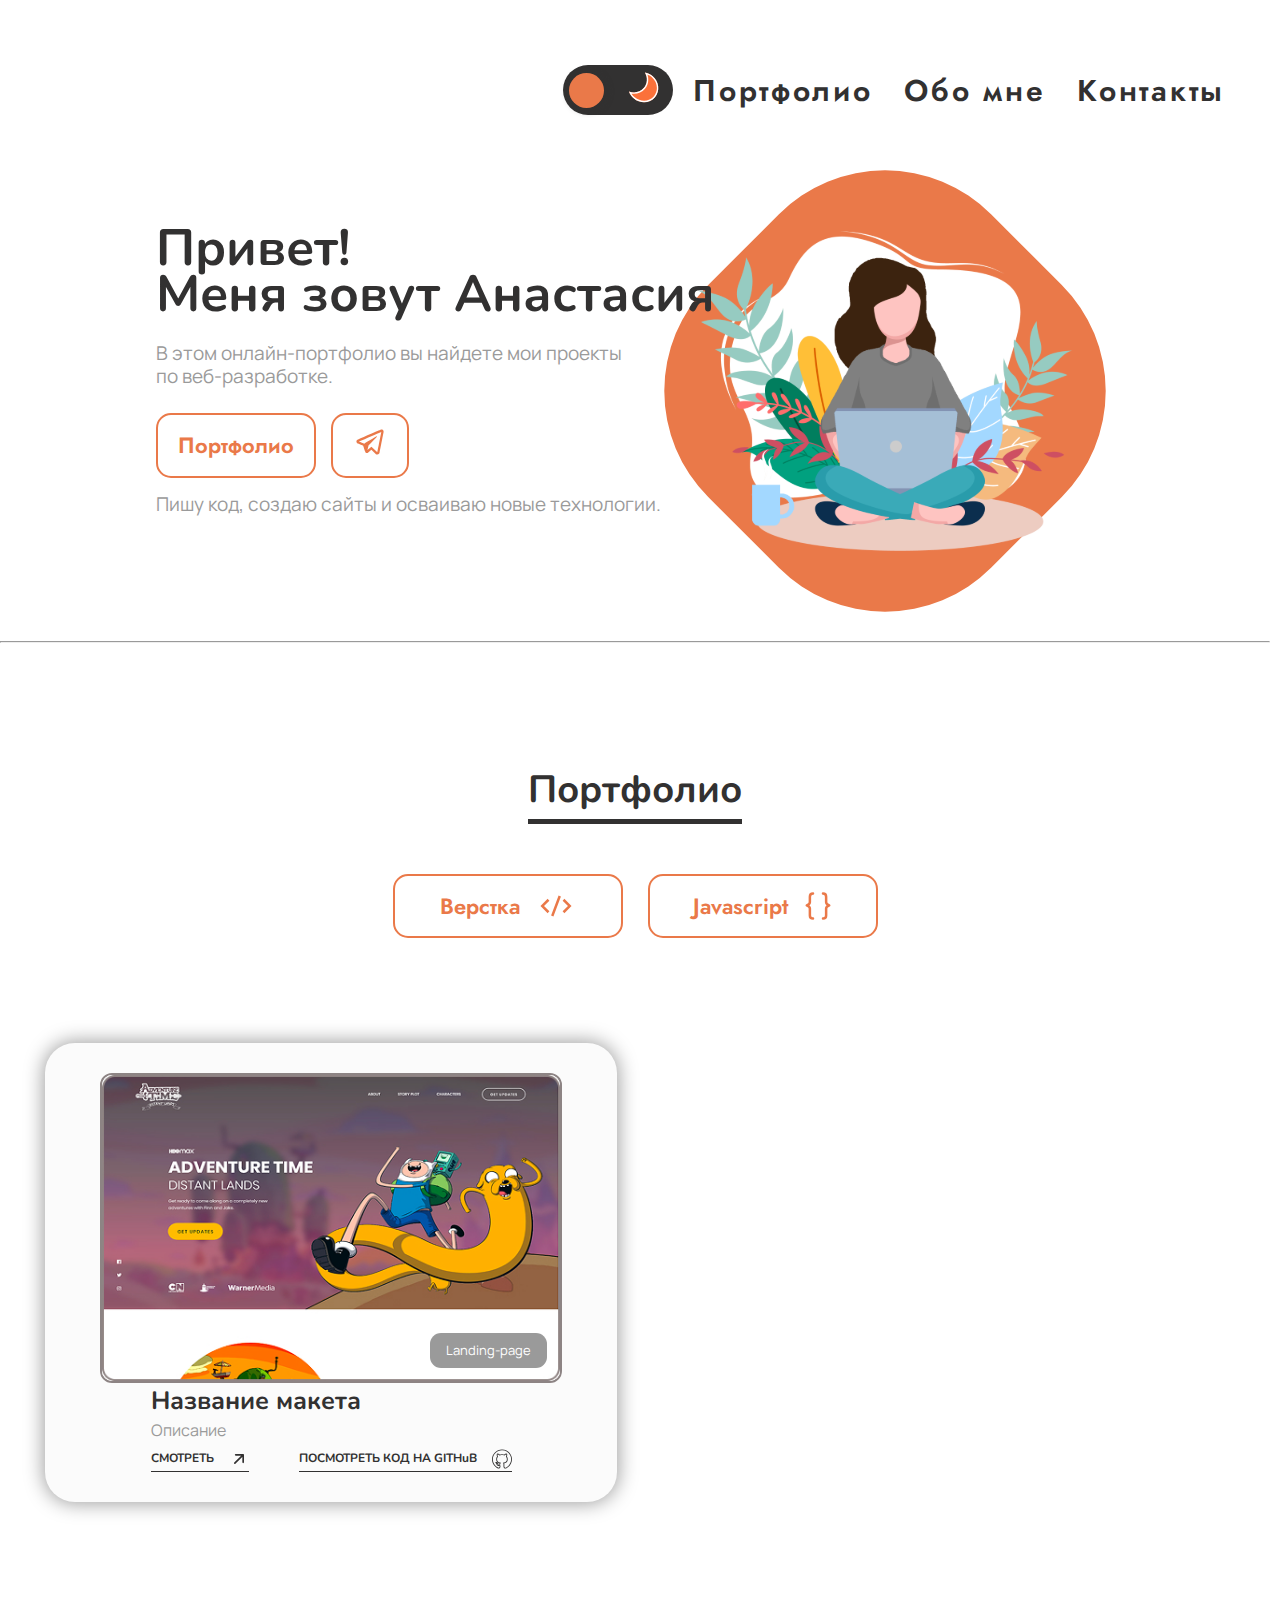
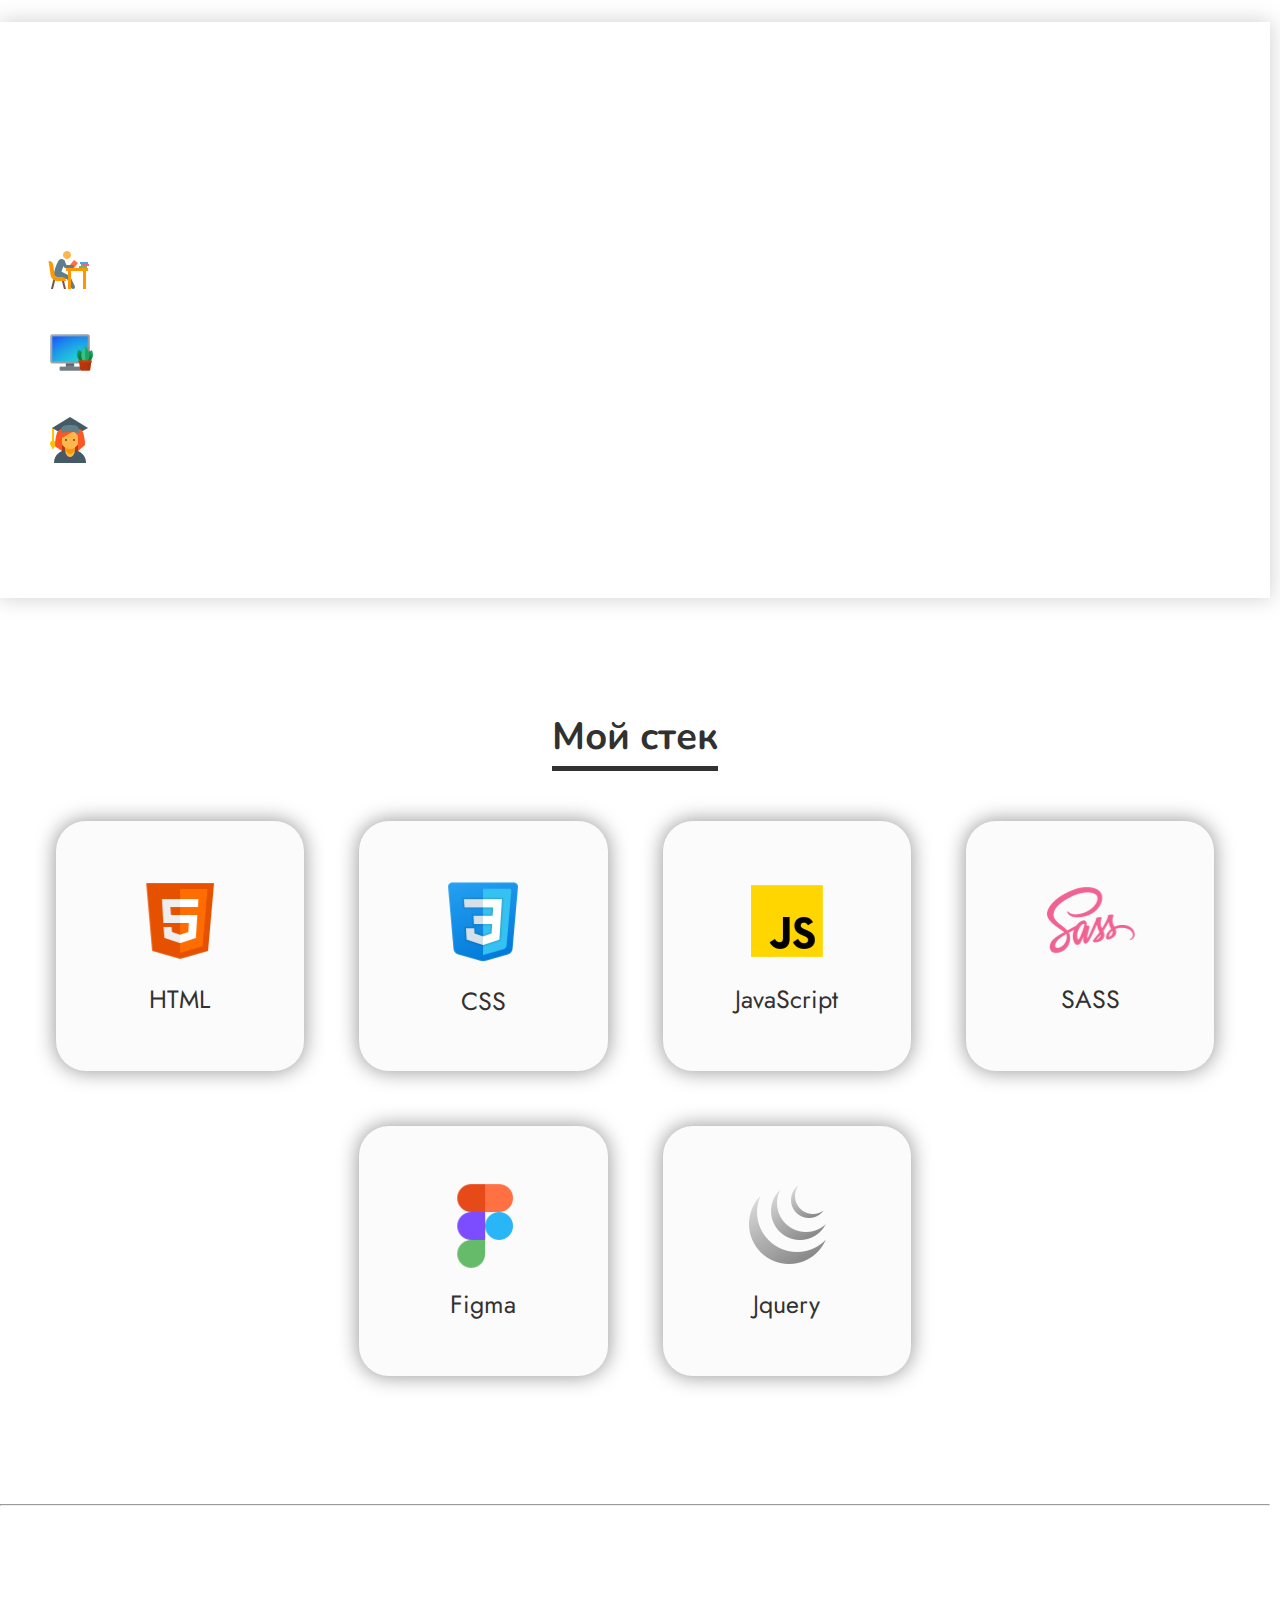
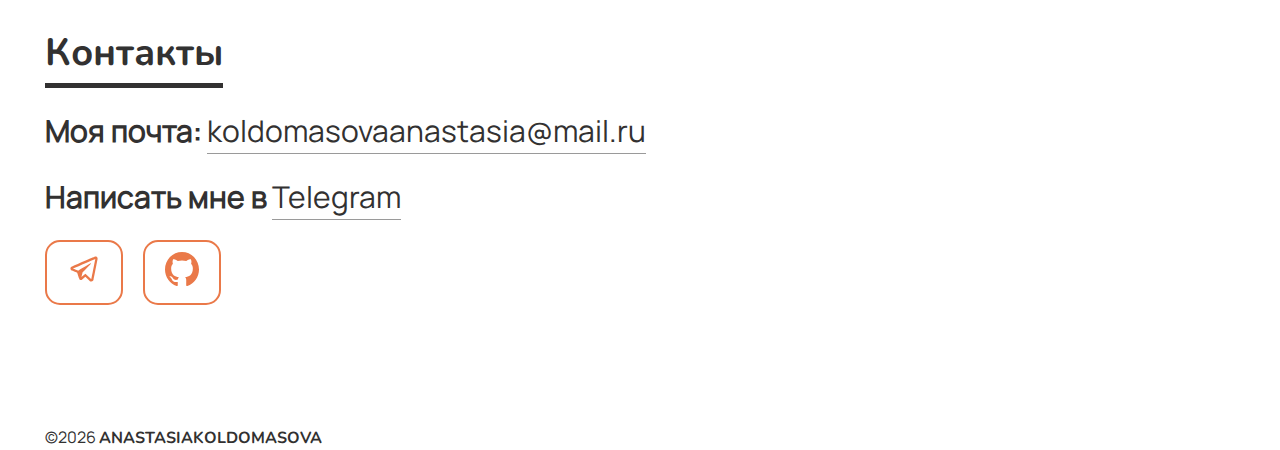
<file: main.html>
<!DOCTYPE html>
<html lang="ru" class="dark">
<head>
    <meta charset="UTF-8">
    <meta name="viewport" content="width=device-width, initial-scale=1.0">
    <link rel="stylesheet" href="style.css">
    <link rel="stylesheet" href="media.css">
    <title>Портфолио||Koldomasova</title>
</head>
<body>
    <div class="wrapper">
        <div class="header_menu container">
            <!-- toggle -->
            <div class="toggle">
                <button type="checkbox" class="toggle-input" id="toggle-input">
                    <img  class="icon-toggle icon-sun" id="icon icon-sun" src="icons/sun.svg" alt="">
                    <span class="icons-ball" id="icons-ball"></span>
                    <img  class="icon-toggle icon-night" id="icon icon-night" src="icons/night.svg" alt=""> 
                </button>
            </div>
            <!-- toggle -->
            <ul class="header_menu_list">
                <li class="header_menu_item">
                    <a class="header_menu_link" data-link="work">Портфолио</a>
                </li>
                <li class="header_menu_item">
                    <a  class="header_menu_link" data-link="ubout">Обо мне</a>
                </li>
                <li class="header_menu_item">
                    <a  class="header_menu_link" data-link="contact" >Контакты</a>
                </li>
            </ul>
        </div>
        <main class="main">
            <section class="section_first container">
                <div class="main_first">
                    <div class="title_first_content">
                        <h1 class="title_firts">Привет! <br> Меня зовут Анастасия</h1>
                        <p class="title_subtitle">В этом онлайн-портфолио вы найдете мои проекты <br> по веб-разработке.</p>
                        <div class="button_first">
                            <button class="button button_project" id="button_project">Портфолио</button>
                            <button class="button button_tg button_icons">
                                <a href="https://t.me/anastasia_koldomasova" target="_blank" ><svg xmlns="http://www.w3.org/2000/svg" x="0px" y="0px" width="34" height="34" viewBox="0 0 30 30" class="icons icons_tg icons_tg_first" fill = "currentColor" >
                                    <path d="M 25.154297 3.984375 C 24.829241 3.998716 24.526384 4.0933979 24.259766 4.2011719 C 24.010014 4.3016357 23.055766 4.7109106 21.552734 5.3554688 C 20.048394 6.0005882 18.056479 6.855779 15.931641 7.7695312 C 11.681964 9.5970359 6.9042108 11.654169 4.4570312 12.707031 C 4.3650097 12.746607 4.0439208 12.849183 3.703125 13.115234 C 3.3623292 13.381286 3 13.932585 3 14.546875 C 3 15.042215 3.2360676 15.534319 3.5332031 15.828125 C 3.8303386 16.121931 4.144747 16.267067 4.4140625 16.376953 C 5.3912284 16.775666 8.4218473 18.015862 8.9941406 18.25 C 9.195546 18.866983 10.29249 22.222526 10.546875 23.044922 C 10.714568 23.587626 10.874198 23.927519 11.082031 24.197266 C 11.185948 24.332139 11.306743 24.45034 11.453125 24.542969 C 11.511635 24.579989 11.575789 24.608506 11.640625 24.634766 L 11.644531 24.636719 C 11.659471 24.642719 11.67235 24.652903 11.6875 24.658203 C 11.716082 24.668202 11.735202 24.669403 11.773438 24.677734 C 11.925762 24.726927 12.079549 24.757812 12.216797 24.757812 C 12.80196 24.757814 13.160156 24.435547 13.160156 24.435547 L 13.181641 24.419922 L 16.191406 21.816406 L 19.841797 25.269531 C 19.893193 25.342209 20.372542 26 21.429688 26 C 22.057386 26 22.555319 25.685026 22.875 25.349609 C 23.194681 25.014192 23.393848 24.661807 23.478516 24.21875 L 23.478516 24.216797 C 23.557706 23.798129 26.921875 6.5273437 26.921875 6.5273438 L 26.916016 6.5507812 C 27.014496 6.1012683 27.040303 5.6826405 26.931641 5.2695312 C 26.822973 4.8564222 26.536648 4.4608905 26.181641 4.2480469 C 25.826669 4.0352506 25.479353 3.9700339 25.154297 3.984375 z M 24.966797 6.0742188 C 24.961997 6.1034038 24.970391 6.0887279 24.962891 6.1230469 L 24.960938 6.1347656 L 24.958984 6.1464844 C 24.958984 6.1464844 21.636486 23.196371 21.513672 23.845703 C 21.522658 23.796665 21.481573 23.894167 21.439453 23.953125 C 21.379901 23.91208 21.257812 23.859375 21.257812 23.859375 L 21.238281 23.837891 L 16.251953 19.121094 L 12.726562 22.167969 L 13.775391 17.96875 C 13.775391 17.96875 20.331562 11.182109 20.726562 10.787109 C 21.044563 10.471109 21.111328 10.360953 21.111328 10.251953 C 21.111328 10.105953 21.035234 10 20.865234 10 C 20.712234 10 20.506484 10.14875 20.396484 10.21875 C 18.963383 11.132295 12.671823 14.799141 9.8515625 16.439453 C 9.4033769 16.256034 6.2896636 14.981472 5.234375 14.550781 C 5.242365 14.547281 5.2397349 14.548522 5.2480469 14.544922 C 7.6958673 13.491784 12.47163 11.434667 16.720703 9.6074219 C 18.84524 8.6937992 20.838669 7.8379587 22.341797 7.1933594 C 23.821781 6.5586849 24.850125 6.1218894 24.966797 6.0742188 z"></path>
                                    </svg></a>
                            </button>
                        </div>
                        <p class="title_subtitle">Пишу код, создаю сайты и осваиваю новые технологии.</p>
                    </div>
                    <div class="img_first_content">
                        <div class="img_first_bg">
                            <figure>
                                <img src="img/img_logo_first.svg" alt="image_logo" class="img_logo_first">
                            </figure>
                        </div>
                    </div>
                </div>
            </section>
            <hr class="line">
            <section class="section_project  section_mtop container">
                <div class="project_title title_text_center">
                    <h2 class="title_project title" id="work">Портфолио</h2>
                    <div class="project_button_block">
                        <button class="bt_project button" id="bt_project button_verst">Верстка
                            <svg width="40px" height="40px" viewBox="0 0 24 24" fill="none" xmlns="http://www.w3.org/2000/svg" class="icons icons_layout">
                                <g id="SVGRepo_bgCarrier" stroke-width="0"/>
                                <g id="SVGRepo_tracerCarrier" stroke-linecap="round" stroke-linejoin="round"/>
                                <g id="SVGRepo_iconCarrier"> <path fill-rule="evenodd" clip-rule="evenodd" d="M14.9523 6.2635L10.4523 18.2635L9.04784 17.7368L13.5478 5.73682L14.9523 6.2635ZM19.1894 12.0001L15.9698 8.78042L17.0304 7.71976L21.3108 12.0001L17.0304 16.2804L15.9698 15.2198L19.1894 12.0001ZM8.03032 15.2198L4.81065 12.0002L8.03032 8.78049L6.96966 7.71983L2.68933 12.0002L6.96966 16.2805L8.03032 15.2198Z" fill="#ffffff"/> </g>
                                </svg>
                        </button>
                        <button class="bt_project button" id="bt_project button_code">
                            Javascript
                            <?xml version="1.0" encoding="utf-8"?>
                            <svg width="30px" height="30px" viewBox="0 0 48 48" fill="none" xmlns="http://www.w3.org/2000/svg" class="icons icons_code">
                                <g id="SVGRepo_bgCarrier" stroke-width="0"/>
                                <g id="SVGRepo_tracerCarrier" stroke-linecap="round" stroke-linejoin="round"/>
                                <g id="SVGRepo_iconCarrier"> <path d="M16 4C14 4 11 5 11 9C11 13 11 15 11 18C11 21 6 23 6 23C6 23 11 25 11 28C11 31 11 35 11 39C11 43 14 44 16 44" stroke="#000000" stroke-width="4" stroke-linecap="round" stroke-linejoin="round"/> <path d="M32 4C34 4 37 5 37 9C37 13 37 15 37 18C37 21 42 23 42 23C42 23 37 25 37 28C37 31 37 35 37 39C37 43 34 44 32 44" stroke="#000000" stroke-width="4" stroke-linecap="round" stroke-linejoin="round"/> </g>
                                </svg>
                        </button>
                    </div>
                </div>
                <!-- project_cards_verst -->
                <div class="project_cards active" id="project_cards_verst">
                    <!-- card 1 -->
                    <article class="project_card card_box effect_card">
                        <figure class="img_card_figure">
                            <img src="img/work.jpg" alt="" class="img_card">
                            <div class="baner_card_figure">
                                Landing-page
                            </div>
                        </figure>
                        <div class="img_card_info">
                            <h3 class="procject_title_card title_card">Название макета</h3>
                            <p class="card_description">Описание </p>
                            <div class="card_info_button">
                                <a href="#" class="card_info_button_link title_card_line">СМОТРЕТЬ
                                    <svg width="20px" height="20px" viewBox="0 0 24 24" fill="none" xmlns="http://www.w3.org/2000/svg" class="icons icons_arrow">
                                        <g id="SVGRepo_bgCarrier" stroke-width="0"/>
                                        <g id="SVGRepo_tracerCarrier" stroke-linecap="round" stroke-linejoin="round"/>
                                        <g id="SVGRepo_iconCarrier"> <path d="M7 17L17 7M17 7H8M17 7V16" stroke="#000000" stroke-width="2" stroke-linecap="round" stroke-linejoin="round"/> </g>
                                    </svg>
                                </a>
                                <a href="https://github.com/Koldomasova"  target="_blank" class="card_info_button_link title_card_line">ПОСМОТРЕТЬ  КОД НА GITHuB 
                                    <svg width="20px" height="20px" viewBox="0 0 24 24" fill="none" xmlns="http://www.w3.org/2000/svg" class="icons icons_gitHab">
                                        <g id="SVGRepo_bgCarrier" stroke-width="0"/>
                                        <g id="SVGRepo_tracerCarrier" stroke-linecap="round" stroke-linejoin="round"/>
                                        <g id="SVGRepo_iconCarrier">
                                         <path fill-rule="evenodd" clip-rule="evenodd" d="M12 1.54545C5.94479 1.54545 1.04348 6.42167 1.04348 12.4277C1.04348 16.8374 3.6861 20.6328 7.4903 22.3403C7.88799 22.5188 8.27744 22.4482 8.58123 22.2205C8.89257 21.9871 9.11323 21.5853 9.11323 21.1128V20.5426L7.75618 20.3588C7.74631 20.3575 7.73648 20.3559 7.72671 20.354C6.97768 20.2083 6.47304 19.9453 6.10316 19.5662C5.7917 19.247 5.60192 18.8646 5.44107 18.5405C5.42204 18.5022 5.40342 18.4647 5.38505 18.4282C5.18145 18.0236 5.03633 17.7364 4.89784 17.5171C4.76321 17.304 4.65787 17.1937 4.55411 17.1249C4.28955 16.9497 4.03631 16.6531 4.03631 16.2816C4.03631 16.0778 4.1185 15.8695 4.29663 15.722C4.46448 15.583 4.66637 15.5395 4.84185 15.5395C5.06432 15.5395 5.27305 15.6076 5.44732 15.6858C5.6254 15.7657 5.80173 15.8721 5.96683 15.9821C6.36867 16.25 6.76495 16.5675 7.10004 16.9576C7.44896 17.3638 7.69554 17.6224 8.06841 17.6753C8.37359 17.7186 8.68574 17.7199 8.92914 17.7088C8.93981 17.651 8.95288 17.5898 8.96889 17.5263C8.99766 17.4123 9.03798 17.2829 9.09513 17.149C8.81903 17.0842 8.51955 16.9997 8.21846 16.8929C7.56371 16.6607 6.83548 16.3005 6.34535 15.7526C5.80695 15.1508 5.47376 14.6145 5.28766 13.9858C5.10653 13.3739 5.07692 12.7113 5.07692 11.8945C5.07692 10.6456 5.61813 9.59213 6.02356 9.03344C5.89031 8.60808 5.7509 8.05573 5.68912 7.53172C5.65119 7.20991 5.63878 6.86932 5.68999 6.56435C5.73929 6.27079 5.86521 5.91105 6.19386 5.69335C6.51135 5.48304 6.88251 5.49165 7.17256 5.54637C7.47424 5.60328 7.78715 5.72824 8.07491 5.87064C8.5435 6.10253 9.00981 6.41322 9.35917 6.67557C9.96146 6.49867 11.0262 6.27125 11.9886 6.25009C11.9962 6.24993 12.0038 6.24993 12.0114 6.25009C12.9746 6.27127 13.9923 6.49865 14.5789 6.67472C14.9281 6.41255 15.3939 6.10228 15.862 5.87064C16.1498 5.72824 16.4627 5.60328 16.7644 5.54637C17.0544 5.49165 17.4256 5.48304 17.7431 5.69335C18.0717 5.91105 18.1976 6.27079 18.2469 6.56435C18.2981 6.86932 18.2857 7.20991 18.2478 7.53172C18.186 8.05573 18.0466 8.60808 17.9134 9.03344C18.3188 9.59213 18.86 10.6456 18.86 11.8945C18.86 12.7113 18.8304 13.3739 18.6493 13.9858C18.4632 14.6145 18.13 15.1508 17.5916 15.7526C17.1015 16.3005 16.3732 16.6607 15.7185 16.8929C15.3488 17.024 14.9816 17.1215 14.6571 17.1902C14.78 17.562 14.8237 17.863 14.8237 18.0357V21.1255C14.8237 21.5964 15.043 21.9975 15.3532 22.2314C15.656 22.4598 16.0446 22.5319 16.4424 22.3567C20.2814 20.6648 22.9565 16.8603 22.9565 12.4277C22.9565 6.42167 18.0552 1.54545 12 1.54545ZM9.47621 18.7103C9.21695 18.7474 9.47471 18.7106 9.47471 18.7106L9.47202 18.7109L9.46363 18.7121L9.43515 18.7157C9.41116 18.7187 9.37728 18.7227 9.33492 18.727C9.25033 18.7356 9.13113 18.7458 8.98854 18.7526C8.70624 18.766 8.31904 18.7667 7.92203 18.7104C7.13052 18.598 6.65046 18.0378 6.33885 17.6742C6.32876 17.6624 6.31886 17.6509 6.30913 17.6395C6.20907 17.523 6.09953 17.4125 5.98201 17.307C6.08533 17.4975 6.19176 17.709 6.3068 17.9376L6.31681 17.9575C6.33465 17.993 6.35183 18.0273 6.36849 18.0605C6.54298 18.4089 6.65892 18.6403 6.8493 18.8354C7.03478 19.0255 7.32532 19.2089 7.91124 19.3249L9.70488 19.5678C9.96366 19.6029 10.1567 19.8242 10.1567 20.0858V21.1128C10.1567 21.9133 9.78216 22.6259 9.2064 23.0575C8.62309 23.4948 7.83355 23.64 7.06368 23.2944C2.90196 21.4265 0 17.2686 0 12.4277C0 5.83613 5.37667 0.5 12 0.5C18.6233 0.5 24 5.83613 24 12.4277C24 17.2954 21.0612 21.4633 16.8625 23.3136C16.0929 23.6528 15.3063 23.5045 14.7257 23.0667C14.1525 22.6344 13.7802 21.9234 13.7802 21.1255V18.0357C13.7802 17.9657 13.7313 17.5614 13.4577 17.0177C13.3807 16.8647 13.3834 16.6837 13.4649 16.5331C13.5465 16.3826 13.6965 16.2816 13.8664 16.2628C14.2086 16.225 14.787 16.1142 15.3703 15.9074C15.9643 15.6967 16.4974 15.4094 16.8145 15.0549C17.2852 14.5287 17.5196 14.1251 17.6489 13.6885C17.7831 13.2351 17.8165 12.7071 17.8165 11.8945C17.8165 10.7538 17.2169 9.79498 16.9407 9.48618C16.8134 9.34393 16.7737 9.14346 16.8372 8.96333C16.9762 8.56877 17.147 7.95628 17.2115 7.4091C17.244 7.13351 17.2458 6.90386 17.2179 6.7378C17.1992 6.6261 17.1738 6.57992 17.1641 6.56531C17.1461 6.56043 17.087 6.54932 16.9575 6.57376C16.7872 6.60589 16.5703 6.68615 16.3241 6.80799C15.8345 7.05026 15.3246 7.40853 15.0077 7.66438C14.8659 7.77889 14.6747 7.81099 14.5034 7.74908C14.1011 7.60372 13.0026 7.31957 12 7.29555C10.9929 7.31966 9.8314 7.60534 9.43357 7.74908C9.26222 7.81099 9.07104 7.77889 8.92921 7.66438C8.6123 7.40853 8.1024 7.05026 7.61281 6.80799C7.3666 6.68615 7.14974 6.60589 6.97947 6.57376C6.84991 6.54932 6.79082 6.56043 6.77288 6.56531C6.76313 6.57992 6.73777 6.6261 6.71901 6.7378C6.69113 6.90386 6.69291 7.13351 6.7254 7.4091C6.7899 7.95628 6.96075 8.56877 7.09974 8.96333C7.16319 9.14346 7.12352 9.34393 6.99626 9.48618C6.72 9.79498 6.1204 10.7538 6.1204 11.8945C6.1204 12.7071 6.15386 13.2351 6.28807 13.6885C6.4173 14.1251 6.65172 14.5287 7.1224 15.0549C7.43953 15.4094 7.97265 15.6967 8.56664 15.9074C9.14989 16.1142 9.72837 16.225 10.0705 16.2628C10.2856 16.2865 10.4637 16.4408 10.5182 16.6505C10.5728 16.8602 10.4925 17.082 10.3165 17.2079C10.1511 17.3261 10.0423 17.5378 9.98056 17.7825C9.95142 17.898 9.93711 18.0043 9.93027 18.0813C9.92688 18.1194 9.92543 18.1492 9.92481 18.1679L9.92437 18.1869C9.92729 18.4492 9.73547 18.6733 9.47621 18.7103Z" fill="#000000"/> </g>
                                    </svg>
                                </a>
                            </div>
                        </div>
                    </article>
                </div>
                <!-- project_cards_code -->
                <div class="project_cards" id="project_cards_code">
                    <!-- card 1 -->
                    <article class="project_card card_box effect_card">
                        <figure class="img_card_figure">
                            <img src="img/arline_main.png" alt="" class="img_card">
                            <div class="baner_card_figure">
                                Landing-page
                            </div>
                        </figure>
                        <div class="img_card_info">
                            <h3 class="procject_title_card title_card">Название макета</h3>
                            <p class="card_description">Описание</p>
                            <div class="card_info_button">
                                <a href="#" class="card_info_button_link title_card_line">СМОТРЕТЬ
                                    <svg width="20px" height="20px" viewBox="0 0 24 24" fill="none" xmlns="http://www.w3.org/2000/svg" class="icons icons_arrow">
                                        <g id="SVGRepo_bgCarrier" stroke-width="0"/>
                                        <g id="SVGRepo_tracerCarrier" stroke-linecap="round" stroke-linejoin="round"/>
                                        <g id="SVGRepo_iconCarrier"> <path d="M7 17L17 7M17 7H8M17 7V16" stroke="#000000" stroke-width="2" stroke-linecap="round" stroke-linejoin="round"/> </g>
                                    </svg>
                                </a>
                                <a href="https://github.com/Koldomasova"  target="_blank" class="card_info_button_link title_card_line">ПОСМОТРЕТЬ  КОД НА GITHuB 
                                    <svg width="20px" height="20px" viewBox="0 0 24 24" fill="none" xmlns="http://www.w3.org/2000/svg" class="icons icons_gitHab">
                                        <g id="SVGRepo_bgCarrier" stroke-width="0"/>
                                        <g id="SVGRepo_tracerCarrier" stroke-linecap="round" stroke-linejoin="round"/>
                                        <g id="SVGRepo_iconCarrier">
                                         <path fill-rule="evenodd" clip-rule="evenodd" d="M12 1.54545C5.94479 1.54545 1.04348 6.42167 1.04348 12.4277C1.04348 16.8374 3.6861 20.6328 7.4903 22.3403C7.88799 22.5188 8.27744 22.4482 8.58123 22.2205C8.89257 21.9871 9.11323 21.5853 9.11323 21.1128V20.5426L7.75618 20.3588C7.74631 20.3575 7.73648 20.3559 7.72671 20.354C6.97768 20.2083 6.47304 19.9453 6.10316 19.5662C5.7917 19.247 5.60192 18.8646 5.44107 18.5405C5.42204 18.5022 5.40342 18.4647 5.38505 18.4282C5.18145 18.0236 5.03633 17.7364 4.89784 17.5171C4.76321 17.304 4.65787 17.1937 4.55411 17.1249C4.28955 16.9497 4.03631 16.6531 4.03631 16.2816C4.03631 16.0778 4.1185 15.8695 4.29663 15.722C4.46448 15.583 4.66637 15.5395 4.84185 15.5395C5.06432 15.5395 5.27305 15.6076 5.44732 15.6858C5.6254 15.7657 5.80173 15.8721 5.96683 15.9821C6.36867 16.25 6.76495 16.5675 7.10004 16.9576C7.44896 17.3638 7.69554 17.6224 8.06841 17.6753C8.37359 17.7186 8.68574 17.7199 8.92914 17.7088C8.93981 17.651 8.95288 17.5898 8.96889 17.5263C8.99766 17.4123 9.03798 17.2829 9.09513 17.149C8.81903 17.0842 8.51955 16.9997 8.21846 16.8929C7.56371 16.6607 6.83548 16.3005 6.34535 15.7526C5.80695 15.1508 5.47376 14.6145 5.28766 13.9858C5.10653 13.3739 5.07692 12.7113 5.07692 11.8945C5.07692 10.6456 5.61813 9.59213 6.02356 9.03344C5.89031 8.60808 5.7509 8.05573 5.68912 7.53172C5.65119 7.20991 5.63878 6.86932 5.68999 6.56435C5.73929 6.27079 5.86521 5.91105 6.19386 5.69335C6.51135 5.48304 6.88251 5.49165 7.17256 5.54637C7.47424 5.60328 7.78715 5.72824 8.07491 5.87064C8.5435 6.10253 9.00981 6.41322 9.35917 6.67557C9.96146 6.49867 11.0262 6.27125 11.9886 6.25009C11.9962 6.24993 12.0038 6.24993 12.0114 6.25009C12.9746 6.27127 13.9923 6.49865 14.5789 6.67472C14.9281 6.41255 15.3939 6.10228 15.862 5.87064C16.1498 5.72824 16.4627 5.60328 16.7644 5.54637C17.0544 5.49165 17.4256 5.48304 17.7431 5.69335C18.0717 5.91105 18.1976 6.27079 18.2469 6.56435C18.2981 6.86932 18.2857 7.20991 18.2478 7.53172C18.186 8.05573 18.0466 8.60808 17.9134 9.03344C18.3188 9.59213 18.86 10.6456 18.86 11.8945C18.86 12.7113 18.8304 13.3739 18.6493 13.9858C18.4632 14.6145 18.13 15.1508 17.5916 15.7526C17.1015 16.3005 16.3732 16.6607 15.7185 16.8929C15.3488 17.024 14.9816 17.1215 14.6571 17.1902C14.78 17.562 14.8237 17.863 14.8237 18.0357V21.1255C14.8237 21.5964 15.043 21.9975 15.3532 22.2314C15.656 22.4598 16.0446 22.5319 16.4424 22.3567C20.2814 20.6648 22.9565 16.8603 22.9565 12.4277C22.9565 6.42167 18.0552 1.54545 12 1.54545ZM9.47621 18.7103C9.21695 18.7474 9.47471 18.7106 9.47471 18.7106L9.47202 18.7109L9.46363 18.7121L9.43515 18.7157C9.41116 18.7187 9.37728 18.7227 9.33492 18.727C9.25033 18.7356 9.13113 18.7458 8.98854 18.7526C8.70624 18.766 8.31904 18.7667 7.92203 18.7104C7.13052 18.598 6.65046 18.0378 6.33885 17.6742C6.32876 17.6624 6.31886 17.6509 6.30913 17.6395C6.20907 17.523 6.09953 17.4125 5.98201 17.307C6.08533 17.4975 6.19176 17.709 6.3068 17.9376L6.31681 17.9575C6.33465 17.993 6.35183 18.0273 6.36849 18.0605C6.54298 18.4089 6.65892 18.6403 6.8493 18.8354C7.03478 19.0255 7.32532 19.2089 7.91124 19.3249L9.70488 19.5678C9.96366 19.6029 10.1567 19.8242 10.1567 20.0858V21.1128C10.1567 21.9133 9.78216 22.6259 9.2064 23.0575C8.62309 23.4948 7.83355 23.64 7.06368 23.2944C2.90196 21.4265 0 17.2686 0 12.4277C0 5.83613 5.37667 0.5 12 0.5C18.6233 0.5 24 5.83613 24 12.4277C24 17.2954 21.0612 21.4633 16.8625 23.3136C16.0929 23.6528 15.3063 23.5045 14.7257 23.0667C14.1525 22.6344 13.7802 21.9234 13.7802 21.1255V18.0357C13.7802 17.9657 13.7313 17.5614 13.4577 17.0177C13.3807 16.8647 13.3834 16.6837 13.4649 16.5331C13.5465 16.3826 13.6965 16.2816 13.8664 16.2628C14.2086 16.225 14.787 16.1142 15.3703 15.9074C15.9643 15.6967 16.4974 15.4094 16.8145 15.0549C17.2852 14.5287 17.5196 14.1251 17.6489 13.6885C17.7831 13.2351 17.8165 12.7071 17.8165 11.8945C17.8165 10.7538 17.2169 9.79498 16.9407 9.48618C16.8134 9.34393 16.7737 9.14346 16.8372 8.96333C16.9762 8.56877 17.147 7.95628 17.2115 7.4091C17.244 7.13351 17.2458 6.90386 17.2179 6.7378C17.1992 6.6261 17.1738 6.57992 17.1641 6.56531C17.1461 6.56043 17.087 6.54932 16.9575 6.57376C16.7872 6.60589 16.5703 6.68615 16.3241 6.80799C15.8345 7.05026 15.3246 7.40853 15.0077 7.66438C14.8659 7.77889 14.6747 7.81099 14.5034 7.74908C14.1011 7.60372 13.0026 7.31957 12 7.29555C10.9929 7.31966 9.8314 7.60534 9.43357 7.74908C9.26222 7.81099 9.07104 7.77889 8.92921 7.66438C8.6123 7.40853 8.1024 7.05026 7.61281 6.80799C7.3666 6.68615 7.14974 6.60589 6.97947 6.57376C6.84991 6.54932 6.79082 6.56043 6.77288 6.56531C6.76313 6.57992 6.73777 6.6261 6.71901 6.7378C6.69113 6.90386 6.69291 7.13351 6.7254 7.4091C6.7899 7.95628 6.96075 8.56877 7.09974 8.96333C7.16319 9.14346 7.12352 9.34393 6.99626 9.48618C6.72 9.79498 6.1204 10.7538 6.1204 11.8945C6.1204 12.7071 6.15386 13.2351 6.28807 13.6885C6.4173 14.1251 6.65172 14.5287 7.1224 15.0549C7.43953 15.4094 7.97265 15.6967 8.56664 15.9074C9.14989 16.1142 9.72837 16.225 10.0705 16.2628C10.2856 16.2865 10.4637 16.4408 10.5182 16.6505C10.5728 16.8602 10.4925 17.082 10.3165 17.2079C10.1511 17.3261 10.0423 17.5378 9.98056 17.7825C9.95142 17.898 9.93711 18.0043 9.93027 18.0813C9.92688 18.1194 9.92543 18.1492 9.92481 18.1679L9.92437 18.1869C9.92729 18.4492 9.73547 18.6733 9.47621 18.7103Z" fill="#000000"/> </g>
                                    </svg>
                                </a>
                            </div>
                        </div>
                    </article>
                </div>
            </section>

            <section class="section_about_my section_mtop">
                    <div class="section_about_my_wrapper title_text_center container">
                        <div class="section_about_tile">
                            <h2 class="about_my title" id ="ubout">Обо мне</h2>
                        </div>
                        <div class="section_about_info">
                            <p class="ab_my_icons text_block me">HTML-верстальщик, увлеченный созданием удобных и доступных веб-сайтов. Стремлюсь к профессиональному росту и развитию как полноценный фронтенд-разработчик.</p>
                            <p class="ab_my_icons text_block info">В своей работе я всегда уделяю большое внимание адаптивности и кроссбраузерности.<br> С использованием JavaScript (основы DOM, обработка событий, jQuery) верстка оживает и становится интерактивной.</p>
                            <p class="ab_my_icons text_block learning">Для ускорения процесса и создания структурированного кода я использую препроцессор SASS. <br> Сейчас активно расширяю свои знания JavaScript, чтобы создавать еще более интересные и функциональные веб-приложения.</p>
                        </div>
                    </div>
            </section>
            <section class="section_my_skills container title_text_center section_mtop">
                <h2 class="title_text_center my_skills title">Мой стек</h2>
                <div class="my_skills_boxs">
                    <!-- HTML -->
                    <div class="box effect_card card_box">
                        <div class="icon icon_box">
                            <img src="icons/icons_box_html.svg" alt="HTML">
                        </div>
                        <span class=" text text_box">
                            HTML
                        </span>
                    </div>
                    <!-- css -->
                    <div class="box effect_card card_box">
                        <div class="icon icon_box">
                            <img src="icons/icons8_box_css.svg" alt="CSS">
                        </div>
                        <span class=" text text_box">
                            CSS
                        </span>
                    </div>
                    <!-- JS -->
                    <div class="box effect_card card_box">
                        <div class="icon icon_box">
                            <img src="icons/icons8_JS_box.svg" alt="JavaScript">
                        </div>
                        <span class=" text text_box">
                            JavaScript
                        </span>
                    </div>
                    <!-- SASS -->
                    <div class="box effect_card card_box">
                        <div class="icon icon_box">
                            <img src="icons/icons8_SASS_box.svg" alt="SASS">
                        </div>
                        <span class=" text text_box">
                            SASS
                        </span>
                    </div>
                    <!--  FIGMA-->
                    <div class="box effect_card card_box">
                        <div class="icon icon_box">
                            <img src="icons/icons8_figma_box.svg" alt="figma">
                        </div>
                        <span class=" text text_box">
                            Figma
                        </span>
                    </div>
                    <!-- JQUERY -->
                    <div class="box effect_card card_box">
                        <div class="icon icon_box">
                            <img src="icons/icons8_jquery_box.svg" alt="jquery">
                        </div>
                        <span class=" text text_box">
                            Jquery
                        </span>
                    </div>
                    <!-- WP -->
                    <!-- <div class="box effect_card card_box">
                        <div class="icon icon_box">
                            <img src="icons/icons8_WP_box.svg" alt="Wordpress">
                        </div>
                        <span class=" text text_box">
                            Wordpress
                        </span>
                    </div> -->
                </div>
            </section>
            <hr class="line">
            <footer class="section_contact container section_mtop">
                 <div class="contact_block_left_info">
                        <h2 class="title_text_contact title_text_contact title" id="contact">Контакты</h2>
                        <!-- <p class="text">Пожалуйста, оставьте свои контактные данные и сообщение, чтобы я смогла  с Вами как можно скорее связаться.</p> -->
                        <div class="contact_mail contact_item">
                        <h4 class="title_contact title_contact_mail">Моя почта:</h4>
                            <span class="contact_mail contact_item"><a href="mailto:koldomasovaanastasia@mail.ru" class="maill span_contact" target="_blank" >koldomasovaanastasia@mail.ru</a></span>
                        </div>
                        <div class="cantact_tg contact_item">
                            <h4 class="title_contact title_contact_tg">Написать мне в </h4>
                                <span class="contact_tg contact_item"><a href="https://t.me/anastasia_koldomasova" target="_blank" class="contact_tg span_contact">Telegram</a></span>
                        </div>
                        <div class="contact_button_form">
                        <button class="button button_form button_form_tg button_icons">
                            <a href="https://t.me/anastasia_koldomasova"  target="_blank">
                                <svg xmlns="http://www.w3.org/2000/svg" x="0px" y="0px" width="34" height="34" viewBox="0 0 30 30" class="icons icons_tg">
                            <path d="M 25.154297 3.984375 C 24.829241 3.998716 24.526384 4.0933979 24.259766 4.2011719 C 24.010014 4.3016357 23.055766 4.7109106 21.552734 5.3554688 C 20.048394 6.0005882 18.056479 6.855779 15.931641 7.7695312 C 11.681964 9.5970359 6.9042108 11.654169 4.4570312 12.707031 C 4.3650097 12.746607 4.0439208 12.849183 3.703125 13.115234 C 3.3623292 13.381286 3 13.932585 3 14.546875 C 3 15.042215 3.2360676 15.534319 3.5332031 15.828125 C 3.8303386 16.121931 4.144747 16.267067 4.4140625 16.376953 C 5.3912284 16.775666 8.4218473 18.015862 8.9941406 18.25 C 9.195546 18.866983 10.29249 22.222526 10.546875 23.044922 C 10.714568 23.587626 10.874198 23.927519 11.082031 24.197266 C 11.185948 24.332139 11.306743 24.45034 11.453125 24.542969 C 11.511635 24.579989 11.575789 24.608506 11.640625 24.634766 L 11.644531 24.636719 C 11.659471 24.642719 11.67235 24.652903 11.6875 24.658203 C 11.716082 24.668202 11.735202 24.669403 11.773438 24.677734 C 11.925762 24.726927 12.079549 24.757812 12.216797 24.757812 C 12.80196 24.757814 13.160156 24.435547 13.160156 24.435547 L 13.181641 24.419922 L 16.191406 21.816406 L 19.841797 25.269531 C 19.893193 25.342209 20.372542 26 21.429688 26 C 22.057386 26 22.555319 25.685026 22.875 25.349609 C 23.194681 25.014192 23.393848 24.661807 23.478516 24.21875 L 23.478516 24.216797 C 23.557706 23.798129 26.921875 6.5273437 26.921875 6.5273438 L 26.916016 6.5507812 C 27.014496 6.1012683 27.040303 5.6826405 26.931641 5.2695312 C 26.822973 4.8564222 26.536648 4.4608905 26.181641 4.2480469 C 25.826669 4.0352506 25.479353 3.9700339 25.154297 3.984375 z M 24.966797 6.0742188 C 24.961997 6.1034038 24.970391 6.0887279 24.962891 6.1230469 L 24.960938 6.1347656 L 24.958984 6.1464844 C 24.958984 6.1464844 21.636486 23.196371 21.513672 23.845703 C 21.522658 23.796665 21.481573 23.894167 21.439453 23.953125 C 21.379901 23.91208 21.257812 23.859375 21.257812 23.859375 L 21.238281 23.837891 L 16.251953 19.121094 L 12.726562 22.167969 L 13.775391 17.96875 C 13.775391 17.96875 20.331562 11.182109 20.726562 10.787109 C 21.044563 10.471109 21.111328 10.360953 21.111328 10.251953 C 21.111328 10.105953 21.035234 10 20.865234 10 C 20.712234 10 20.506484 10.14875 20.396484 10.21875 C 18.963383 11.132295 12.671823 14.799141 9.8515625 16.439453 C 9.4033769 16.256034 6.2896636 14.981472 5.234375 14.550781 C 5.242365 14.547281 5.2397349 14.548522 5.2480469 14.544922 C 7.6958673 13.491784 12.47163 11.434667 16.720703 9.6074219 C 18.84524 8.6937992 20.838669 7.8379587 22.341797 7.1933594 C 23.821781 6.5586849 24.850125 6.1218894 24.966797 6.0742188 z"></path>
                            </svg>
                            </a>
                        </button>
                        <button class="button button_form button_form_gitHab button_icons">
                            <a href="https://github.com/Koldomasova" target="_blank"><svg width="34px" height="34px" viewBox="0 0 20 20" version="1.1" xmlns="http://www.w3.org/2000/svg" xmlns:xlink="http://www.w3.org/1999/xlink" class="icons icons_gitHab">
                            <g id="SVGRepo_bgCarrier" stroke-width="0"/>
                            <g id="SVGRepo_tracerCarrier" stroke-linecap="round" stroke-linejoin="round" stroke="none" stroke-width="1.24"/>
                            <g id="SVGRepo_iconCarrier"> <title></title> <desc>Created with Sketch.</desc> <defs> </defs> <g id="Page-1" stroke="none" stroke-width="1" fill="none" fill-rule="evenodd"> <g id="Dribbble-Light-Preview" transform="translate(-140.000000, -7559.000000)" fill="#000000"> <g id="icons" transform="translate(56.000000, 160.000000)"> <path d="M94,7399 C99.523,7399 104,7403.59 104,7409.253 C104,7413.782 101.138,7417.624 97.167,7418.981 C96.66,7419.082 96.48,7418.762 96.48,7418.489 C96.48,7418.151 96.492,7417.047 96.492,7415.675 C96.492,7414.719 96.172,7414.095 95.813,7413.777 C98.04,7413.523 100.38,7412.656 100.38,7408.718 C100.38,7407.598 99.992,7406.684 99.35,7405.966 C99.454,7405.707 99.797,7404.664 99.252,7403.252 C99.252,7403.252 98.414,7402.977 96.505,7404.303 C95.706,7404.076 94.85,7403.962 94,7403.958 C93.15,7403.962 92.295,7404.076 91.497,7404.303 C89.586,7402.977 88.746,7403.252 88.746,7403.252 C88.203,7404.664 88.546,7405.707 88.649,7405.966 C88.01,7406.684 87.619,7407.598 87.619,7408.718 C87.619,7412.646 89.954,7413.526 92.175,7413.785 C91.889,7414.041 91.63,7414.493 91.54,7415.156 C90.97,7415.418 89.522,7415.871 88.63,7414.304 C88.63,7414.304 88.101,7413.319 87.097,7413.247 C87.097,7413.247 86.122,7413.234 87.029,7413.87 C87.029,7413.87 87.684,7414.185 88.139,7415.37 C88.139,7415.37 88.726,7417.2 91.508,7416.58 C91.513,7417.437 91.522,7418.245 91.522,7418.489 C91.522,7418.76 91.338,7419.077 90.839,7418.982 C86.865,7417.627 84,7413.783 84,7409.253 C84,7403.59 88.478,7399 94,7399" id="github-[#142]"> </path> </g> </g> </g> </g>
                            </svg></a>
                        </button>
                        </div>
                 </div>
                 <!-- my_form -->
                 <!-- <div class="my_form"> -->
                    <!-- <form class="my_form_body"> -->
                        <!-- name -->
                        <!-- <label for="name" class="form_lab form_lab_fotter form_name">Имя</label> -->
                        <!-- <input type="text" id="user_name" class="form_input input user_name" name="name" required minlength="2" maxlength="20"> -->
                        <!-- tel -->
                        <!-- <label for="tel" class="form_lab form_lab_fotter form_tel" type="tel"  name ="phone" id="phone">Телефон</label> -->
                        <!-- <input class="form_input input form_tel" type="text" name ="tel" value> -->
                        <!-- Email -->
                        <!-- <label for="email" class="form_lab form_lab_fotter form_email" type="email" id="email">Email</label> -->
                        <!-- <input class="form_input input form_email" type="email" required multiple name="email"> -->
                        <!-- Ваш  вопрос -->
                        <!-- <label for="question" class="form_lab form_lab_fotter form_question" type="question" id="question">Ваш  вопрос</label> -->
                        <!-- <textarea id="question" name="question" class="form_input form_textarea"></textarea> -->
                        <!-- <button class="button button_title_first button_contact">написать</button> -->
                    <!-- </form> -->
                 <!-- </div> -->
                 
            </footer>
            <div class="footer-copyright container">
                &copy;<time datetime></time>     <a href="#">ANASTASIAKOLDOMASOVA</a>
            </div>
        </main>
        <button class="button_up button button_icons" id="button_up">
                <svg xmlns="http://www.w3.org/2000/svg" width="30" height="30" viewBox="0 0 24 24"><path fill="none" stroke="currentColor" stroke-linecap="round" stroke-linejoin="round" stroke-width="2" d="M12 20V4m-7 7l7-7l7 7"/></svg>
            </button>
    </div>
    <script src="script.js"></script>
</body>
</html>
</file>
<file: style.css>
@font-face {
  font-family: 'Jost';
  src: url(font/Jost-Regular.woff2);
  font-weight: 400;
  font-style: normal;
  font-display: swap;
 }
 @font-face {
  font-family: 'Manrope';
  src: url(font/Manrope-Regular.woff2);
  font-weight: 400;
  font-style: normal;
  font-display: swap;
 }
 @font-face {
  font-family: 'Nunito';
  src: url(font/Nunito-Bold.woff2);
  font-weight: 600;
  font-style:normal;
  font-display:swap;
 }
  @font-face {
  font-family: 'Jost-SemiBold';
  src: url(font/Jost-SemiBold.woff2);
  font-weight: 600;
  font-style:normal;
  font-display:swap;
 }

/**
  Нормализация блочной модели
 */
 *,
 ::before,
 ::after {
   box-sizing: border-box;
 }
 /**
   Убираем внутренние отступы слева тегам списков,
   у которых есть атрибут class
  */
 :where(ul, ol):where([class]) {
   padding-left: 0;
 }
 /**
   Убираем внешние отступы body и двум другим тегам,
   у которых есть атрибут class
  */
 body,
 :where(blockquote, figure):where([class]) {
   margin: 0;
 }
 /**
   Убираем внешние отступы вертикали нужным тегам,
   у которых есть атрибут class
  */
 :where(
   h1,
   h2,
   h3,
   h4,
   h5,
   h6,
   p,
   ul,
   ol,
   dl
 ):where([class]) {
   margin-block: 0;
 }
 
 :where(dd[class]) {
   margin-left: 0;
 }
 :where(fieldset[class]) {
   margin-left: 0;
   padding: 0;
   border: none;
 }
 /**
   Убираем стандартный маркер маркированному списку,
   у которого есть атрибут class
  */
 :where(ul[class]) {
   list-style: none;
 }
 :where(address[class]) {
   font-style: normal;
 }
 
 /**
   Обнуляем вертикальные внешние отступы параграфа,
   объявляем локальную переменную для внешнего отступа вниз,
   чтобы избежать взаимодействие с более сложным селектором
  */
 p {
   --paragraphMarginBottom: 24px;
 
   margin-block: 0;
 }
 /**
   Внешний отступ вниз для параграфа без атрибута class,
   который расположен не последним среди своих соседних элементов
  */
 p:where(:not([class]):not(:last-child)) {
   margin-bottom: var(--paragraphMarginBottom);
 }

 /**
   Упрощаем работу с изображениями и видео
  */
 img,
 video {
   display: block;
   max-width: 100%;
   height: auto;
 }
 /**
   Наследуем свойства шрифт для полей ввода
  */
 input,
 textarea,
 select,
 button {
   font: inherit;
 }
 html {
   /**
     Пригодится в большинстве ситуаций
     (когда, например, нужно будет "прижать" футер к низу сайта)
    */
   height: 100%;
   /**
     Убираем скачок интерфейса по горизонтали
     при появлении / исчезновении скроллбара
    */
   scrollbar-gutter: stable;
 }
 /**
   Плавный скролл
  */
 html,
 :has(:target) {
   scroll-behavior: smooth;
 }
 body {
   /**
     Пригодится в большинстве ситуаций
     (когда, например, нужно будет "прижать" футер к низу сайта)
    */
   min-height: 100%;
   /**
     Унифицированный интерлиньяж
    */
   line-height: 1.5;
   background-color:var(--color-bg);
   color: var(--color-body);
    transition: background-color 0.5s ease;
 }
 body::-webkit-scrollbar{
  width: 10px;
}
body::-webkit-scrollbar-track{
  background-color:var(--color-bg);
  border-radius: 30px;
}
body::-webkit-scrollbar-thumb{
  background-color:var(--color-orange);
  border-radius: 30px;
}

 /**
   Нормализация высоты элемента ссылки при его инспектировании в DevTools
  */
 a:where([class]) {
   display: inline-flex;
 }
 a{
  text-decoration: none;
  color: currentColor;
  font-family: var(--fontNunito);
  font-size: 1rem;
  cursor: pointer;
 }
 /**
   Курсор-рука при наведении на элемент
  */
 button,
 label {
   cursor: pointer;
 }
 /**
   Приводим к единому цвету svg-элементы
   (за исключением тех, у которых уже указан
   атрибут fill со значением 'none' или начинается с 'url')
  */
 :where([fill]:not(
   [fill="none"],
   [fill^="url"]
 )) {
   fill: currentColor;
 }
 /**
   Приводим к единому цвету svg-элементы
   (за исключением тех, у которых уже указан
   атрибут stroke со значением 'none')
  */
 :where([stroke]:not(
   [stroke="none"],
   [stroke^="url"]
 )) {
   stroke: currentColor;
 }
 /**
   Чиним баг задержки смены цвета при взаимодействии с svg-элементами
  */
 svg * {
   transition-property: fill, stroke;
 }
 /**
   Приведение рамок таблиц в классический 'collapse' вид
  */
 :where(table) {
   border-collapse: collapse;
   border-color: currentColor;
 }
 /**
   Удаляем все анимации и переходы для людей,
   которые предпочитают их не использовать
  */
 @media (prefers-reduced-motion: reduce) {
   *,
   ::before,
   ::after {
     animation-duration: 0.01ms !important;
     animation-iteration-count: 1 !important;
     transition-duration: 0.01ms !important;
     scroll-behavior: auto !important;
   }
 }
  h1{
    font-size: clamp(2rem,4vw,5rem);
    font-family:var(--fontNunito);
    font-optical-sizing: auto;
    font-style: normal;
    font-weight: 700;
    line-height: 90%;
  }
  h2{
    font-size:clamp(2rem,3vw,4rem) ;
    font-family: var(--fontNunito);
    font-optical-sizing: auto;
    font-style: normal;
    font-weight: 800;
    line-height: 100%;
  }
  h3{
    font-family:var(--fontNunito);
    font-size: 25px;
  }
  h4{
    font-family:var(--fontManrope);
    font-size: 25px;
  }
  h5{
    font-family: var(--fontJost);
  }
  h6{
    font-family: var(--fontManrope);
  }
  p{
    font-family: var(--fontManrope);
    font-size:clamp(1rem,1.5vw,2rem);
    color: var(--color-grey);
    line-height: 1.2em;
  }
  .button{
    background: none;
    border-radius: 15px;
    border: var(--border-orange-button);
    color: #fff;
    font-family: var(--fontJostSemiBold);
    font-optical-sizing: auto;
    font-size: 22px;
  color: var(--color-orange);
  transition: all 0.3s cubic-bezier(0.35, -0.18, 1, 0.21), background-color .3s linear;
  display: flex;
  align-items: center;
  justify-content: center;
  padding:10px 20px;
  }
  .button:hover{
    color:var(--color-wtite);
    background: var(--color-orange);
    fill: var(--color-wtite);
    transition: all 0.3s cubic-bezier(0.35, -0.18, 1, 0.21),background-color .2s linear;
  }
  .button_icons{
    width:auto;
    display: flex;
    justify-content: center;
    align-items: center;
    color: var(--color-orange);
    fill: var(--color-orange);
  }
  .button_tg:hover{
    color: var(--color-wtite);
    fill: var(--color-wtite);
  }
  .line{
    background-color: var(--color-line);
   height: 1px;
  }
.title{
  border-bottom: 5px solid var(--color-body );
  padding-bottom: 10px;
}
.title_card_line{
  border-bottom: 1px solid var(--color-body);
  padding-bottom: 2px;
  column-gap: 15px;
  font-size: 12px;
}
.title_card_line:hover{
  color: var(--color-orange);
  border-bottom: 1px solid var(--color-orange);
}
.card_box{
    width: auto;
    height: auto;
    display: flex;
    flex-direction: column;
    align-items: center;
    justify-content: space-evenly;
    cursor: pointer;
    box-shadow: 0px 0px 20px 1px rgb(0 0 0 / 40%)
  }
  .effect_card:hover{
    box-shadow: none;
    transform: translate(0, 5px);
  }
  .baner_card_figure{
    position: absolute;
    bottom: 15px;
    right: 15px;
    color: var(--color-wtite);
    font-family: var(--fontManrope);
    background: var(--color-grey);
    padding: 8px 16px;
    font-size: clamp(9px,1vw,20px);
    border-radius:11px;
  }
  .img_card_figure{
    position: relative;
    max-width: 100%;
    height: 100%;
  }
  .img_card{
    border: var(--border-grey-card);
    border-radius: 12px;
    width: 100%;
    height: 100%;
  }
  .darkstyle{
    --color-bg:#323131;
    --color-toogle:#ffffff;
    --color-body:#ffffff;
    --color-orange:#EA7949;
    --card-black:#373535;
    --card-body:#373535;
    --color-wtite:#ffffff;
}
  :root{
    --color-bg:#ffffff;
    --color-toogle:#323131;
    --color-orange:#EA7949;
    --color-body:#323131;

    --color-wtite:#ffffff;
    --color-black:#323131;
    --color-line:#F3F3F3;
    --color-grey:#9a9a9a;
    --border-write-button:2px solid #FFFFFF;
    --border-black-button:2px solid #424445;
    --border-orange-button:2px solid #EA7949;
    --border-grey-button:3px solid #808080;
    --border-grey-card:2px solid #8D8484;

    --card-body:#fbfbfb;

    --border-line:1px solid #C7C7C7;
    --font-size30:30px;
    --fontJost: 'Jost', monospace;
    --fontNunito:'Nunito', monospace;
    --fontManrope:'Manrope', monospace;
    --fontJostSemiBold:'Jost-SemiBold', monospace;
    --modal-bg:rgb(151 151 151 / 75%);
    --background-color-section:rgb(34 33 32 / 75%);
  }
  /* modal */
  .modal{
    background-color:var(--modal-bg);
    display: none;
    position: fixed;
    width: 100%;
    height: 100%;
    top: 0;
    z-index: 1001;
    backdrop-filter: blur(90px);
    --webkit-backdrop-filter: blur(90px);
    justify-content: center;
    align-items: center;
  }
  .my_form_modal{
    display: flex;
    flex-direction: column;
    align-items: center;
  }
  .modal-body{
    display: flex;
    justify-content: center;
    width: min-content;
    background-color: var(--color-bg);
    padding: 50px 50px;
    border-radius: 30px;
    position: relative;
  }
  .modal-body, .my_form_body_mobal{
    row-gap: 5px;
  }
  .close{
    background-color:var(--color-body) ;
    width: 35px;
    height: 5px;
    position: absolute;
    right: 40px;
    transform: rotate(45deg);
    border-radius: 30px;
    cursor: pointer;
  }
  .close::after{
    content: '';
    background-color:var(--color-body) ;
    width: 35px;
    height: 5px;
    position: absolute;
    transform: rotate(90deg);
    border-radius: 30px;
  }
.container{
  max-width: calc(1440px - 100px*2);
  width: 100%;
  margin-left:auto;
  margin-right: auto;
  padding-inline: 30px;
}
.section_mtop{
  padding-block: 120px;
}
.header_menu{
  display: flex;
  justify-content: flex-end;
  margin-top: 65px;
  align-items: center;
}
.header_menu_list{
  display: flex;
  flex-direction: row;
  flex-wrap: wrap;
  column-gap: 32px;
  font-weight: 600;
}
.header_menu_link{
  font-size: var(--font-size30);
  font-family: var(--fontJostSemiBold);
  transition: all 0.3s cubic-bezier(0.35, -0.18, 1, 0.21), background-color .3s linear;
  letter-spacing: 0.09em;
}
.header_menu_link:hover{
color: var(--color-orange);
transition: all 0.3s cubic-bezier(0.35, -0.18, 1, 0.21), background-color .3s linear;
-webkit-background-clip: text;
background-clip: text;
}
.toggle{
  margin-right: 20px;
}
.toggle-input{
  height: 50px;
  width: 110px;
  background-color: var(--color-toogle);
  outline: none;
  appearance: none;
  -webkit-appearance: none;
  border-radius: 30px;
  border: 1px solid var(--border-grey-button);
  cursor: pointer;
  display: flex;
  align-items: center;
  position: relative;
  transition: transform 0.2s ease, background-color 0.2s ease;
}
.toggle-input:active{
    transform: scale(0.98);
}
.icons-ball{
  position: relative;
  width: 35px;
  height: 35px;
  background-color:var(--color-orange);
  border: 1px solid var(--border-grey-button);
  border-radius: 30px;
  box-shadow: 1px 1px 7px 1px var(--color-black);
  z-index: 1000;
  transition: transform 0.3s ease-in-out;
}
.icon-night{
right: 14px;
transform: rotateZ(40deg);
}
.icon-sun{
     left: 14px;
}
.icon-toggle{
position: absolute;
width: 25px;
height: 30px;
}
/* main */
.main{
  margin-top: 60px;
}
.section_first{
  margin-bottom: 50px;
  min-height: calc(100% - 56px);
}
.main_first{
  display: flex;
  flex-direction: row;
  align-items: center;
  justify-content: center;
}
.title_first_content{
  position: relative;
  z-index: 2;
}
.img_first_content{
  position: relative;
}
.img_logo_first{
  position: absolute;
  top: 0;
  left: 0;
  transform: rotate(-45deg);
}
.img_first_bg{
  width: 400px;
  height: 400px;
  background:var(--color-orange);
  border-radius: 150px;
  transform: rotate(45deg);
  position: relative;
  left: -30px;
}
.button_first{
  display: flex;
  column-gap: 15px;
}

.button_title_first{
  width: 235px;
}
.button_contact{
  margin-top: 40px;
}
.title_firts{
  margin-bottom: 25px;
  position: relative;
  z-index:1;
}
.title_subtitle{
  margin-bottom: 25px;
  margin-top: 15px;
}
/* project */
.project_button_block{
  display: flex;
  justify-content: center;
  flex-wrap: wrap;
  gap: 25px;
}
.title_text_center{
  display: flex;
  flex-direction: column;
  text-align: center;
  row-gap: 50px;
  align-items: center;
}
.bt_project{
  width: 230px;
  display: flex;
  gap: 15px;
}
.bt_project:active{
  color: var(--color-wtite);
    background: var(--color-orange);
}
.project_cards{
  display: none;
  grid-template-columns: repeat(2, 1fr);
  justify-items: center;
  justify-content: space-between;
  margin-top: 105px;
  gap: 36px;
}
.project_cards.active{
  display: grid;
}
.effect_card{
  background:var(--card-body);
  border-radius: 30px;
  padding: 30px 55px;
  transition: all 0.3s cubic-bezier(0.35, -0.18, 1, 0.21);
}
.card_description{
  font-size:16px;
  padding-bottom: 9px;
}
.card_info_button{
  display: flex;
  gap: 50px;
  flex-wrap: wrap;
}
/* section_about_my */
.section_about_my{
  background: linear-gradient(top, var( --background-color-section), rgba(0, 0, 0, 0.75)), url(img/img_my_about.jpg) center / cover no-repeat;
  background: -moz-linear-gradient(top,var( --background-color-section), rgba(0, 0, 0, 0.75)), url(img/img_my_about.jpg) center / cover no-repeat;
  background: -webkit-linear-gradient(top, var( --background-color-section), rgba(0, 0, 0, 0.75)), url(img/img_my_about.jpg) center / cover no-repeat;
  height:auto;
  box-shadow: 0px 0px 20px 1px rgb(0 0 0 / 18%);
  background-attachment: fixed;
 
 background-position: center;
    background-repeat: no-repeat;
    background-size: cover;
}
.section_about_tile, .about_my{
  color: var(--color-wtite);
   border-bottom: 3px solid var(--color-wtite);
}
.section_about_info{
  text-align: left;
  display: flex;
  flex-direction: column;
  gap: 27px;
}
.ab_my_icons{
  display: flex;
  align-items: center;
  gap: 25px;
  color: var(--color-wtite);
}
.ab_my_icons::before{
  display: flex;
}
.me::before{
  content: url(icons/icons8-learning.png);
}
.info:before{
  content:url(icons/icons8-PC.png);
}
.learning::before{
  content: url(icons/icons8-student.png);
}

/* section_my_skills */
.my_skills_boxs{
  display: flex;
  flex-direction: row;
  flex-wrap: wrap;
  gap: 55px;
  justify-content: center;
}
.box{
  width: 248.38px;
  height: 250px;
  padding: 40px 55px;
}
.box .text_box{
  font-size: 25px;
  font-family: var(--fontJost);
}
/* section_contact container */
.section_contact{
  display: flex;
  column-gap: 25px;
}
.contact_block_left_info{
  display: flex;
  flex-direction: column;
  align-items: flex-start;
  gap: 20px;
}
#footer , .my_form_body{
  display: flex;
  flex-direction: column;
  row-gap: 10px;
}
.form_input{
  background-color: var(--color-bg);
  border: 4px solid var(--color-grey);
  border-radius:10px;
  width: 600px;
  height: 55px;
  color: var(--color-body);
  padding: 12px 16px;
  font-family: var(--fontManrope);
  font-size: 18px;
}
.form_textarea{
  height: 160px;
}
.form_lab_modal{
  font-size: 15px;
}
.form_lab{
  font-family: var(--fontNunito);
  color: var(--color-grey);
}
.form_lab_fotter{
  font-size: 30px;
  padding-bottom: 3px;
}
.contact_button_form{
  display: flex;
  gap: 20px;
}
.text{
  font-family: var(--fontJost);
}
.footer-copyright{
  font-size: 1rem;
  font-family: var(--fontManrope);
}
.title_contact {
  font-size: 30px;
}
.contact_item{
  display: flex;
  flex-wrap: wrap;
  column-gap:5px;
}
.contact_item, .span_contact{
  font-size: 30px;
}
.span_contact{
  border-bottom: 1px solid var(--color-grey);
  font-family: var(--fontManrope);
  transition: all 0.3s cubic-bezier(0.35, -0.18, 1, 0.21);
}
.span_contact:hover{
  color: var(--color-orange);
  border-bottom: 1px solid var(--color-orange);
}
.button_up{
  position: fixed;
  display: none;
  bottom: 15px;
  right: 15px;
  z-index: 1000;
  background-color: var(--color-orange);
  color: var(--color-wtite);
  fill: var(--color-wtite);
  transition: opacity 0.3s ease;
  opacity: 0;
}
 .button_up:hover{
    background-color: var(--color-orange);
  }
  .button_up.show{
    display: flex;
    opacity: 1;
  }
</file>
<file: media.css>
@media(max-width:1920px){

}
@media(max-width:1650px){
    .modal-body{
        width: 100%;
        height: 100%;
        align-items: center;
    }
    .close{
        top: 50px;
    }
    .my_form_modal{
        margin-top: 67px;
    }
    .my_form_body_mobal{
        row-gap: 5px;
    }
    .my_form_modal, .my_form_body_mobal{
        font-size: 15px;
    }
    .form_textarea_modal{
        height: 90px;
    }
    .button_contact_modal{
        margin-top: 20px;
    }
    .modal-body{
        border-radius: 0;
    }
}
@media(max-width:1270px){
    .header_menu{
        flex-wrap: wrap;
        
    }
    .main_first{
        flex-direction: column;
        row-gap: 15px;
    }
    .img_first_content{
        top: 20px;
    }
    .section_contact{
        flex-direction: column;
        row-gap: 25px;
    }
    .form_input{
        width: auto;
    }
}
@media(max-width:1000px){
    .project_cards{
        grid-template-columns: repeat(1, 1fr);
    }
    .img_card_info{
        width: 100%;
        display: flex;
        flex-direction: column;
        align-items: flex-start;
    }
    .img_first_bg{
        width: 250px;
    height: 250px;
    border-radius: 85px;
    left: 0;
    }
}
@media(max-width:535px){
    .card_info_button{
        flex-direction: column;
        gap: 15px;

    }
    /* .card_info_button_link{
        font-size: 12px;
    } */
    .contact_item, .span_contact{
        font-size: 18px;
    }
    .title_contact{
        font-size: 20px;
    }
    .img_first_bg{
        width: 150px;
        height: 150px;
        border-radius: 50px;
    }
    .button{
        width: auto;
    }
    .effect_card{
        padding: 30px 20px;
    }
    .header_menu{
        justify-content: space-between;
    }
    .text_my_form_modal{
        width: auto;
    }

}
</file>
